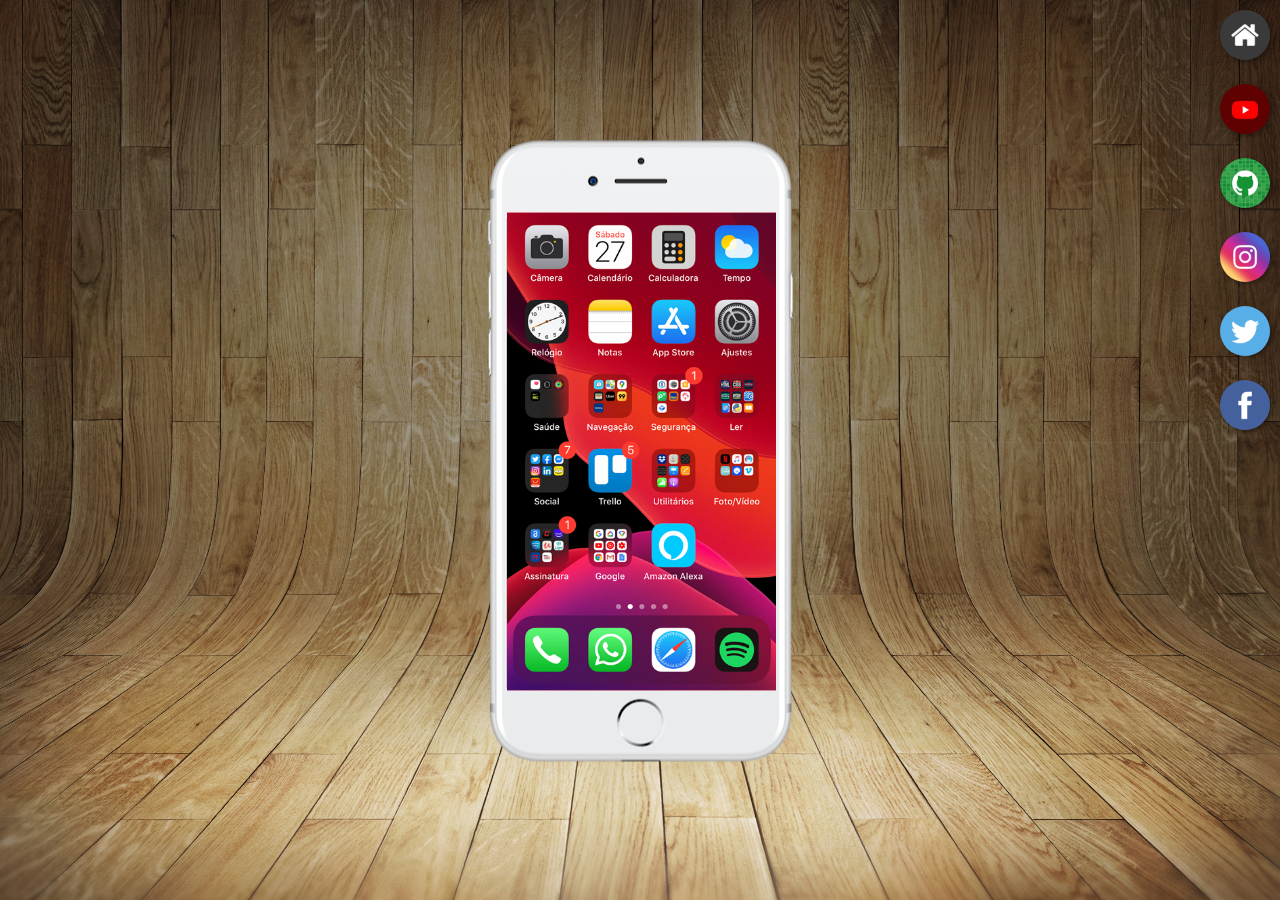
<file: index.html>
<!DOCTYPE html>
<html lang="pt-br">
<head>
    <meta charset="UTF-8">
    <meta name="viewport" content="width=device-width, initial-scale=1.0">
    <title>Projeto Redes Sociais</title>
    <link rel="shortcut icon" href="favicon.ico" type="image/x-icon">
    <link rel="stylesheet" href="estilos/style.css">
</head>
<body>
    <main>
        <section id="telefone">
            <iframe src="home.html" name="tela" id="tela" frameborder="0">Seu navegador não é compatível com isso!</iframe>
        </section>
        <section id="redes-sociais">
            <a href="home.html" target="tela"><img src="imagens/logo-home.jpg" alt="Home"></a> <br> <!-- target="tela" = todo link que eu clicar irá carregar na tela -->
            <a href="youtube.html" target="tela"><img src="imagens/logo-youtube.jpg" alt="Youtube"></a> <br>
            <a href="github.html" target="tela"><img src="imagens/logo-github.jpg" alt="Github"></a> <br>
            <a href="instagram.html" target="tela"><img src="imagens/logo-instagram.jpg" alt="Instagram"></a> <br>
            <a href="twitter.html" target="tela"><img src="imagens/logo-twitter.jpg" alt="Twitter"></a> <br>
            <a href="facebook.html" target="tela"><img src="imagens/logo-facebook.jpg" alt="Facebook"></a> <br>
        </section>
    </main>
</body>
</html>
</file>
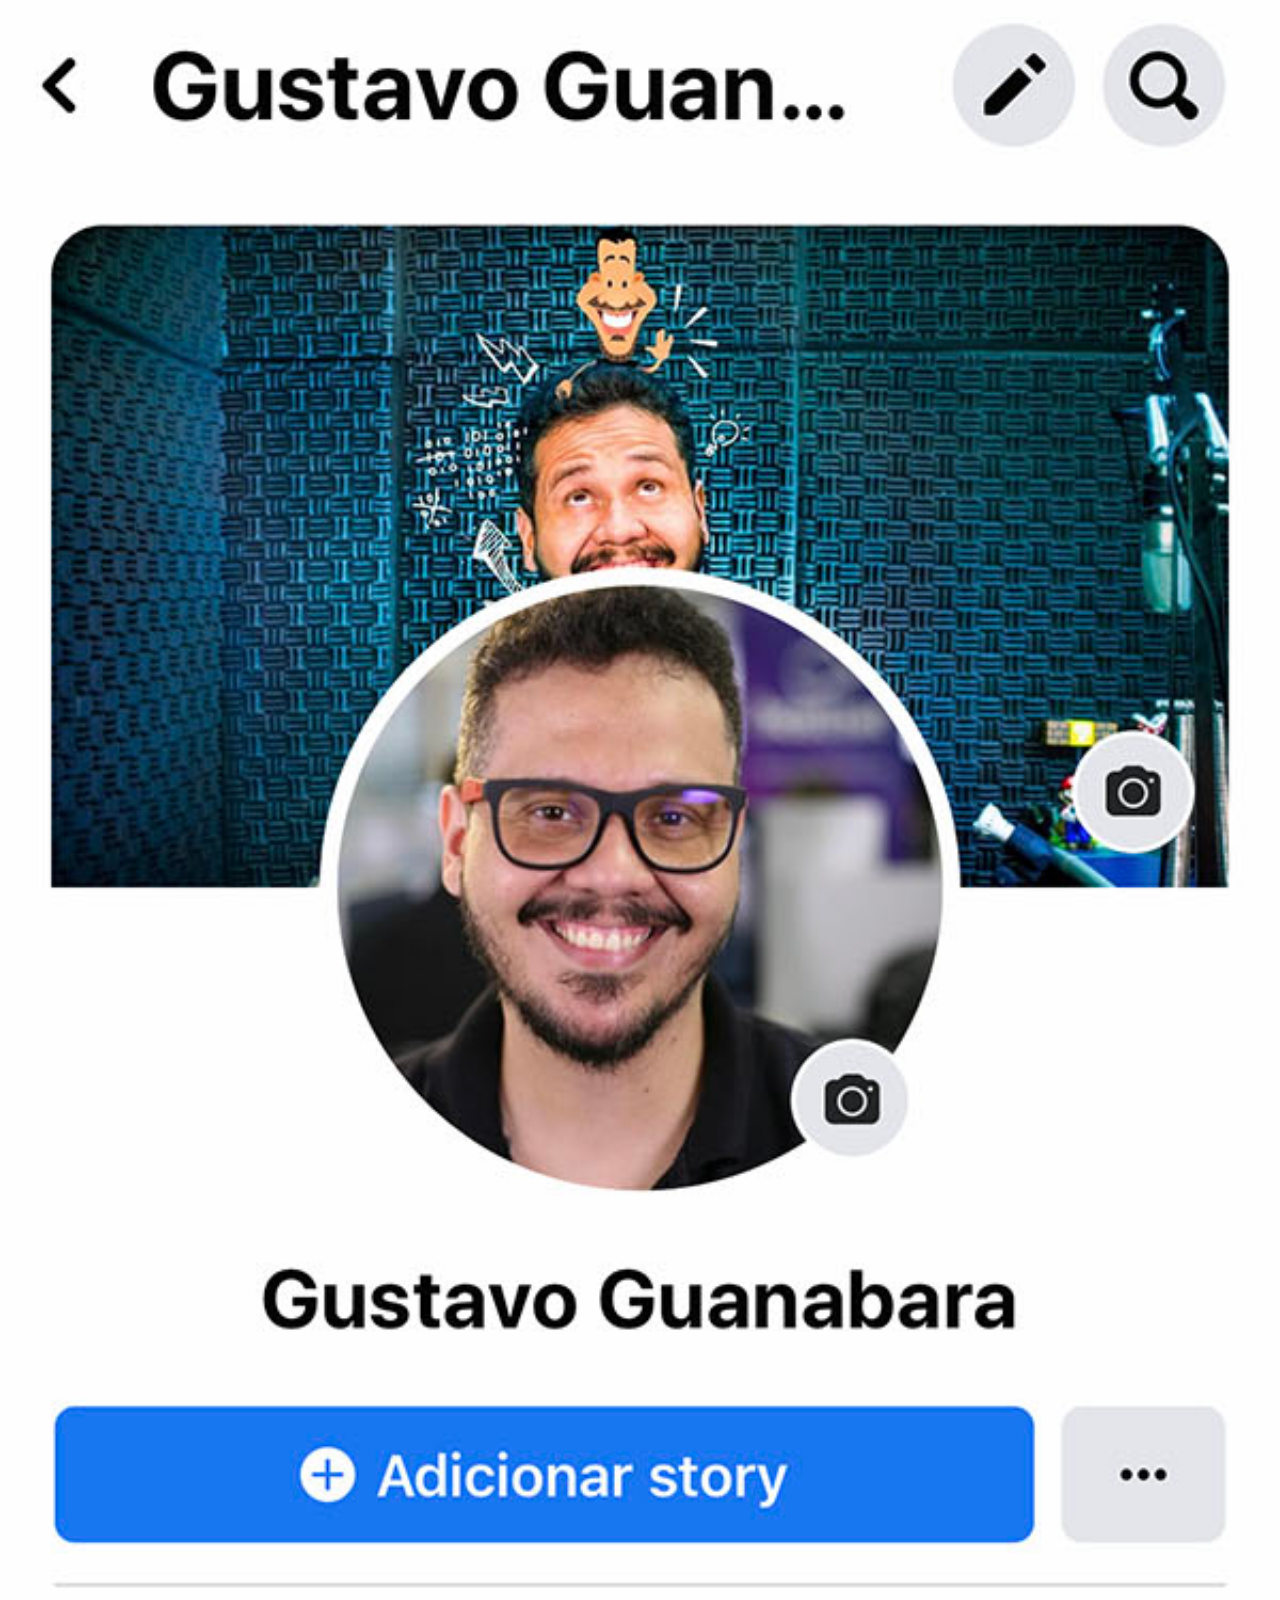
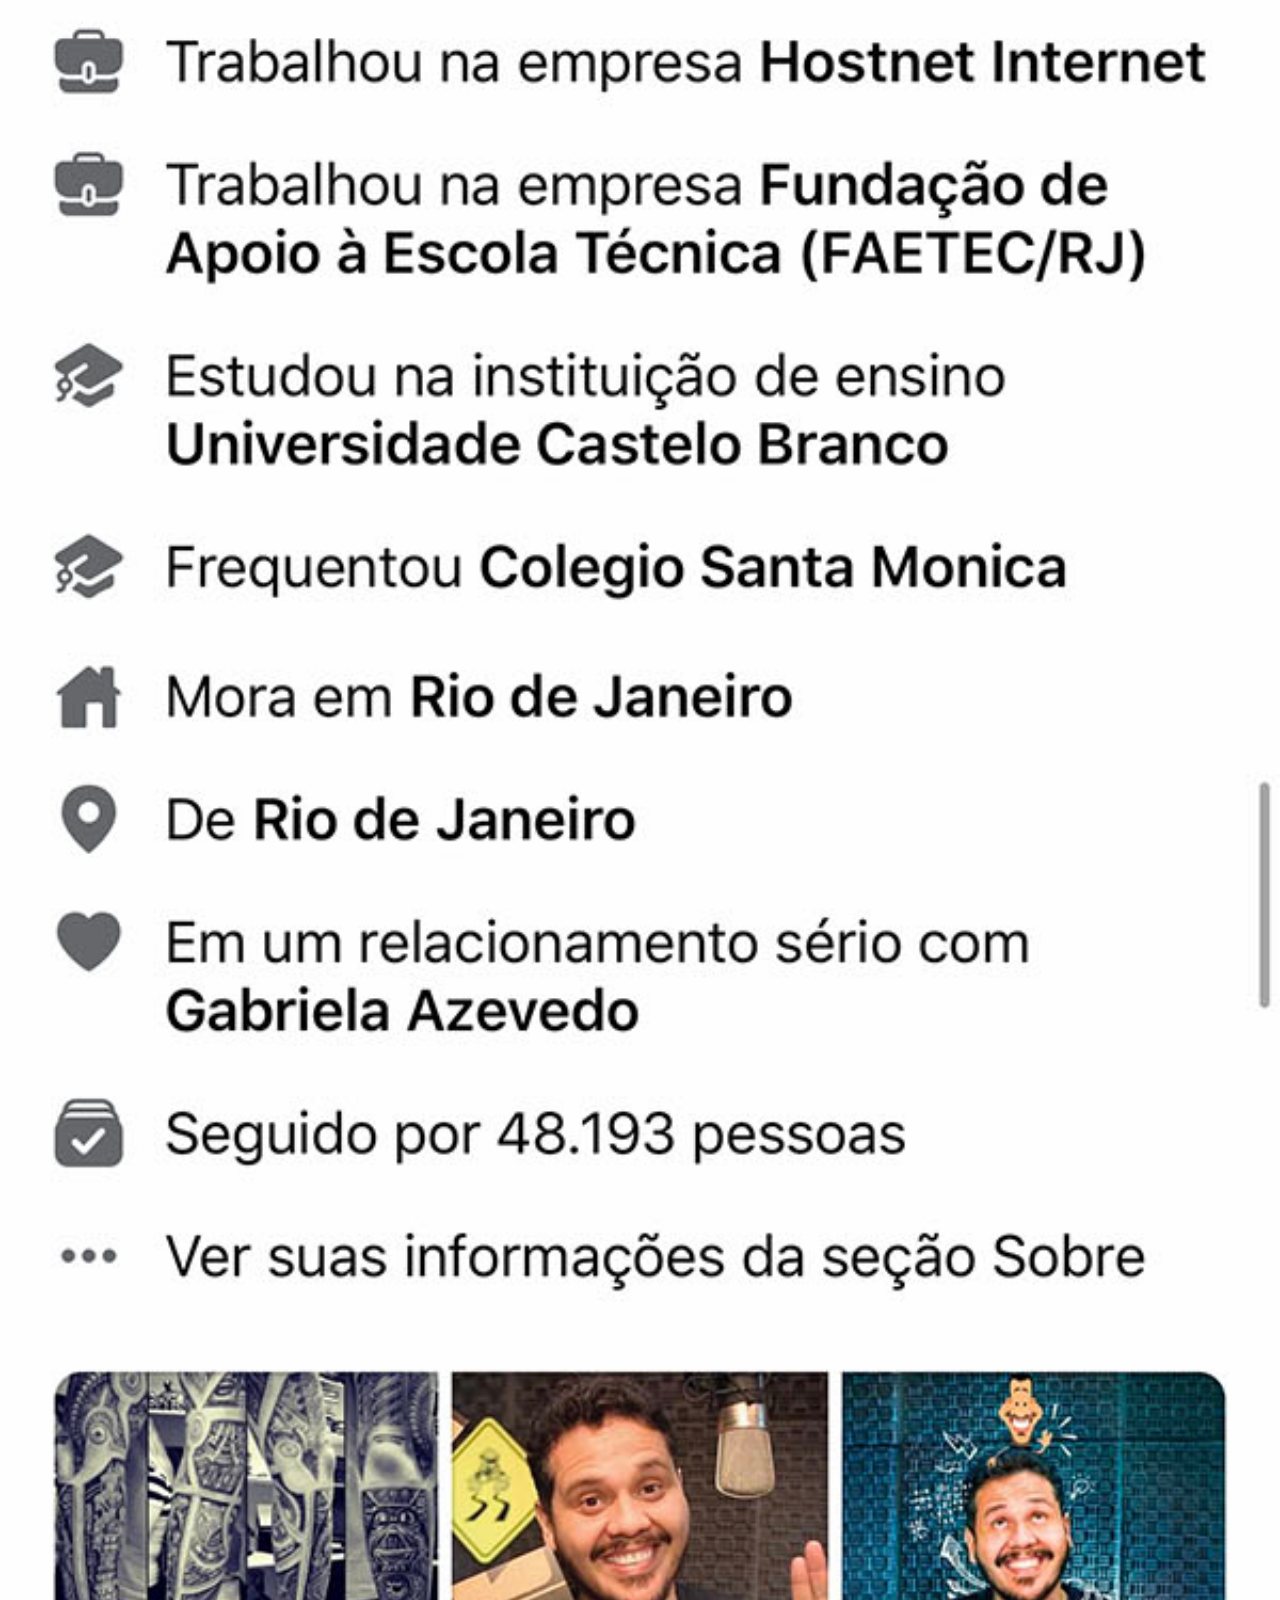
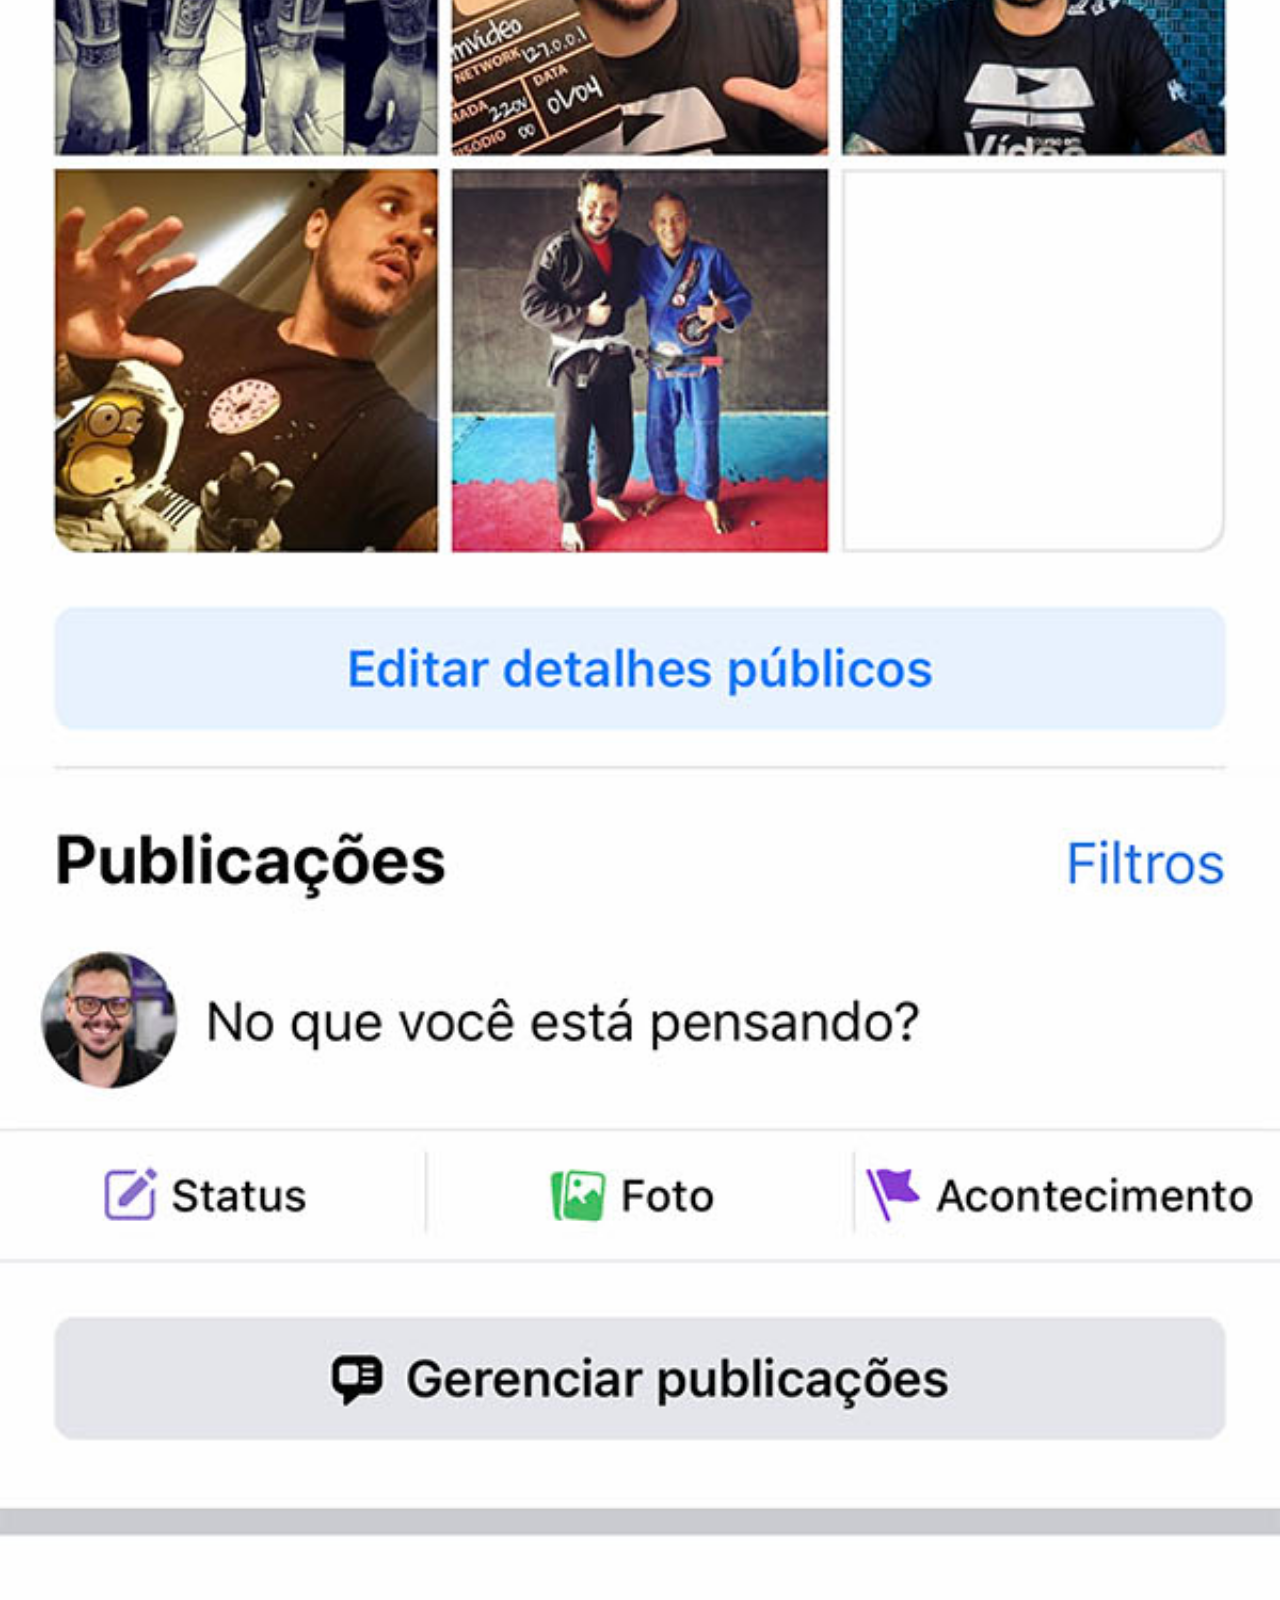
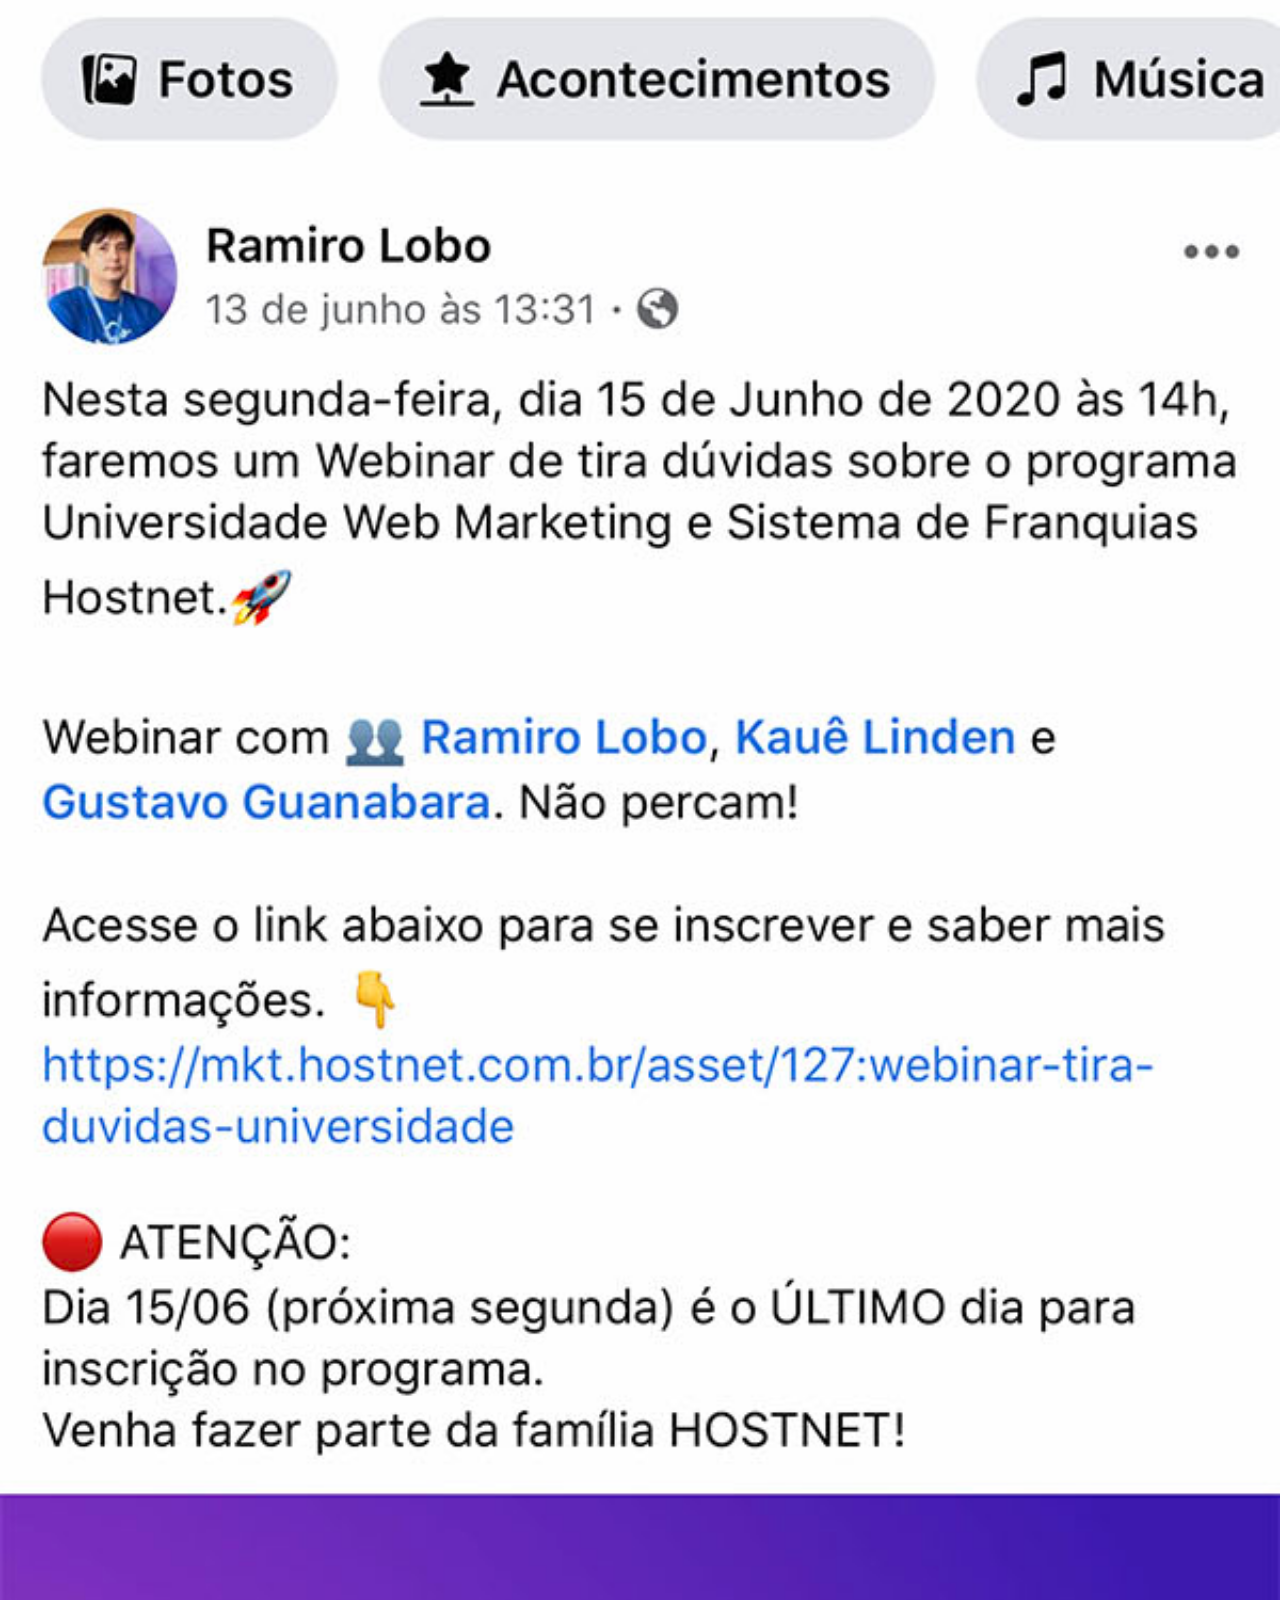
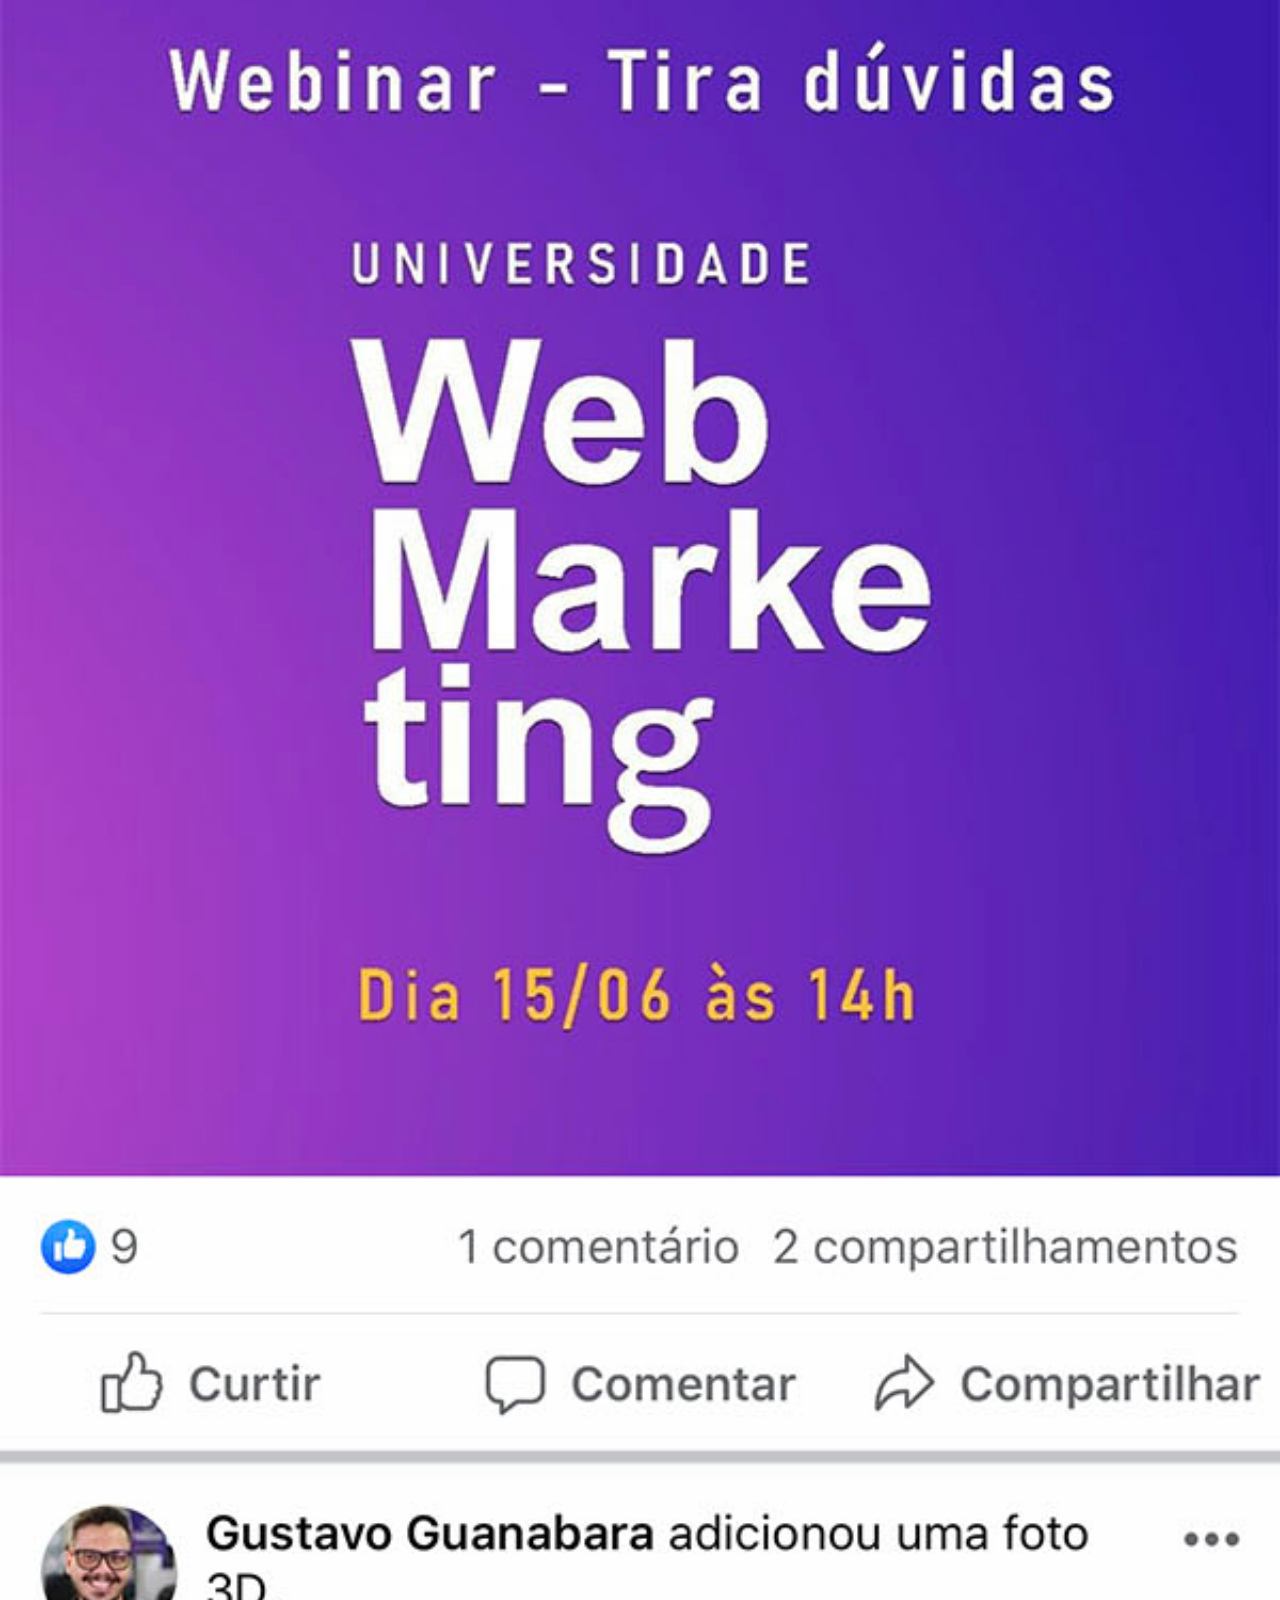
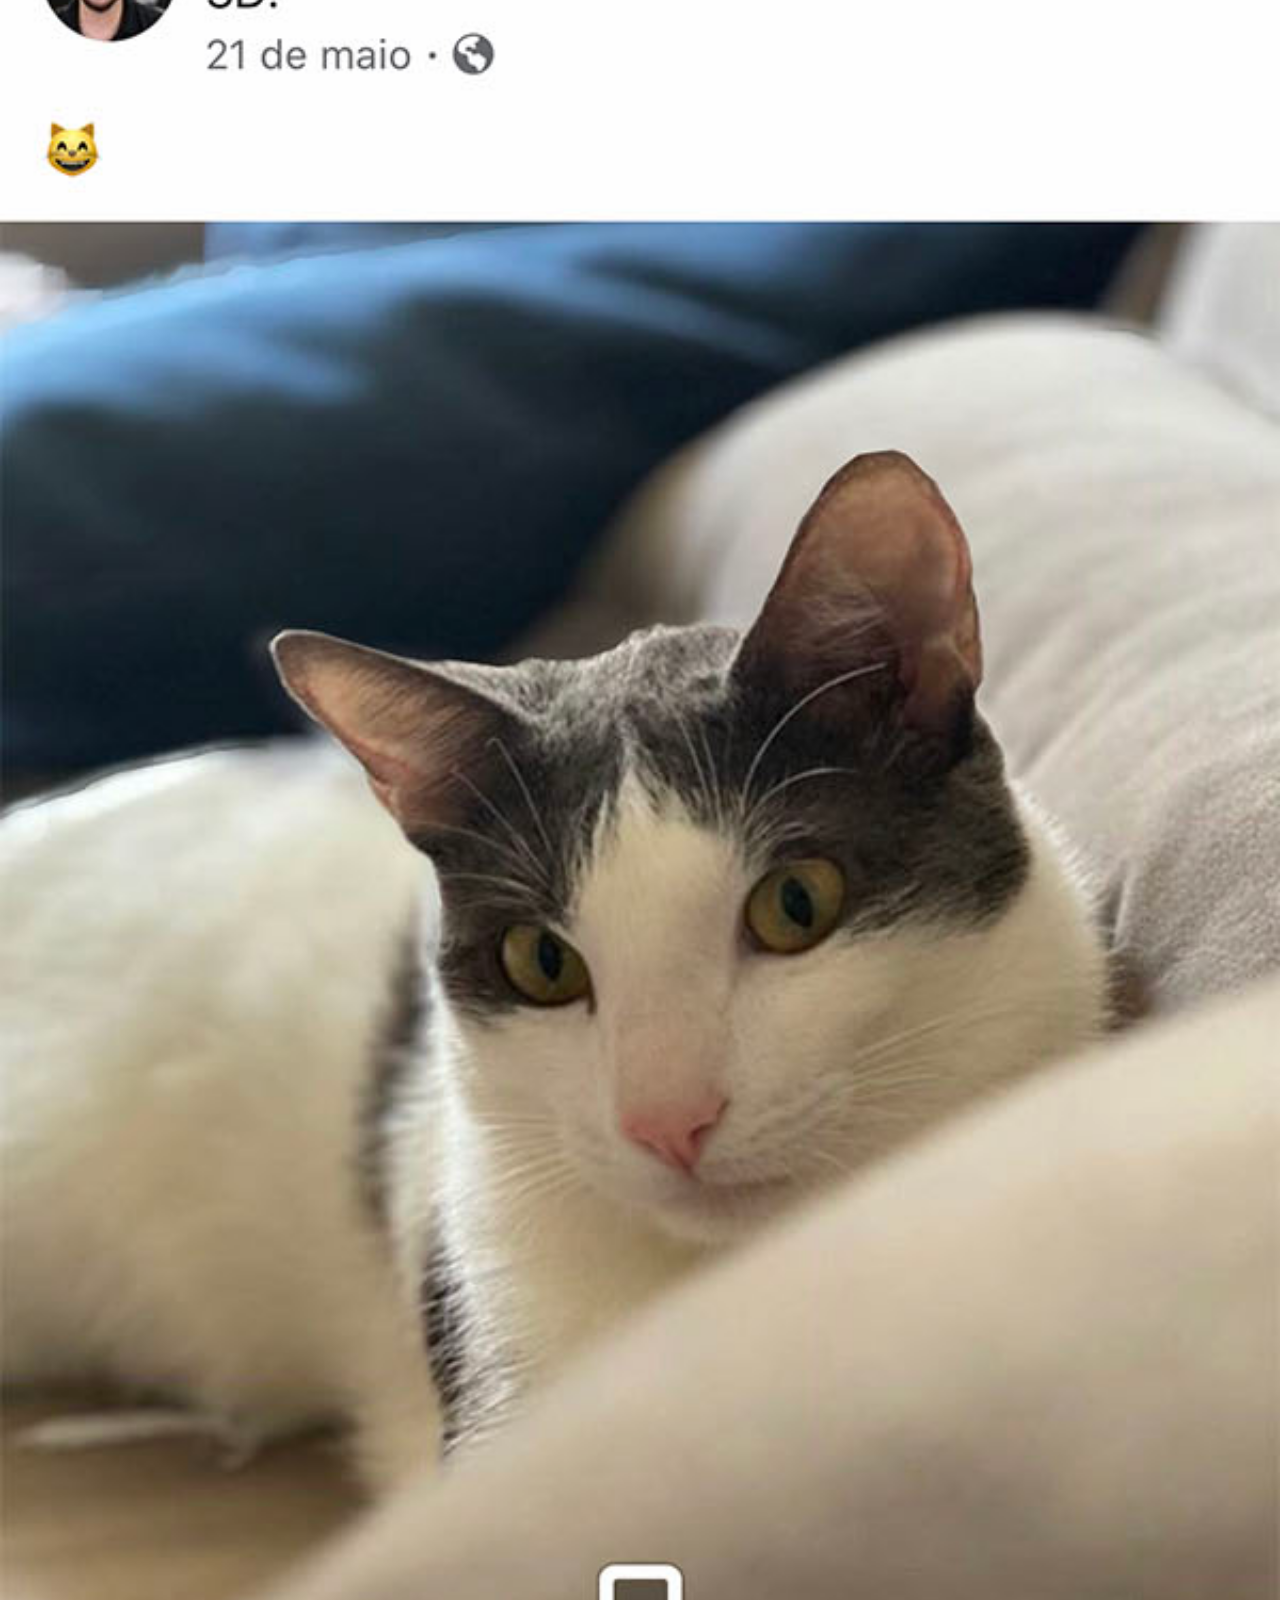
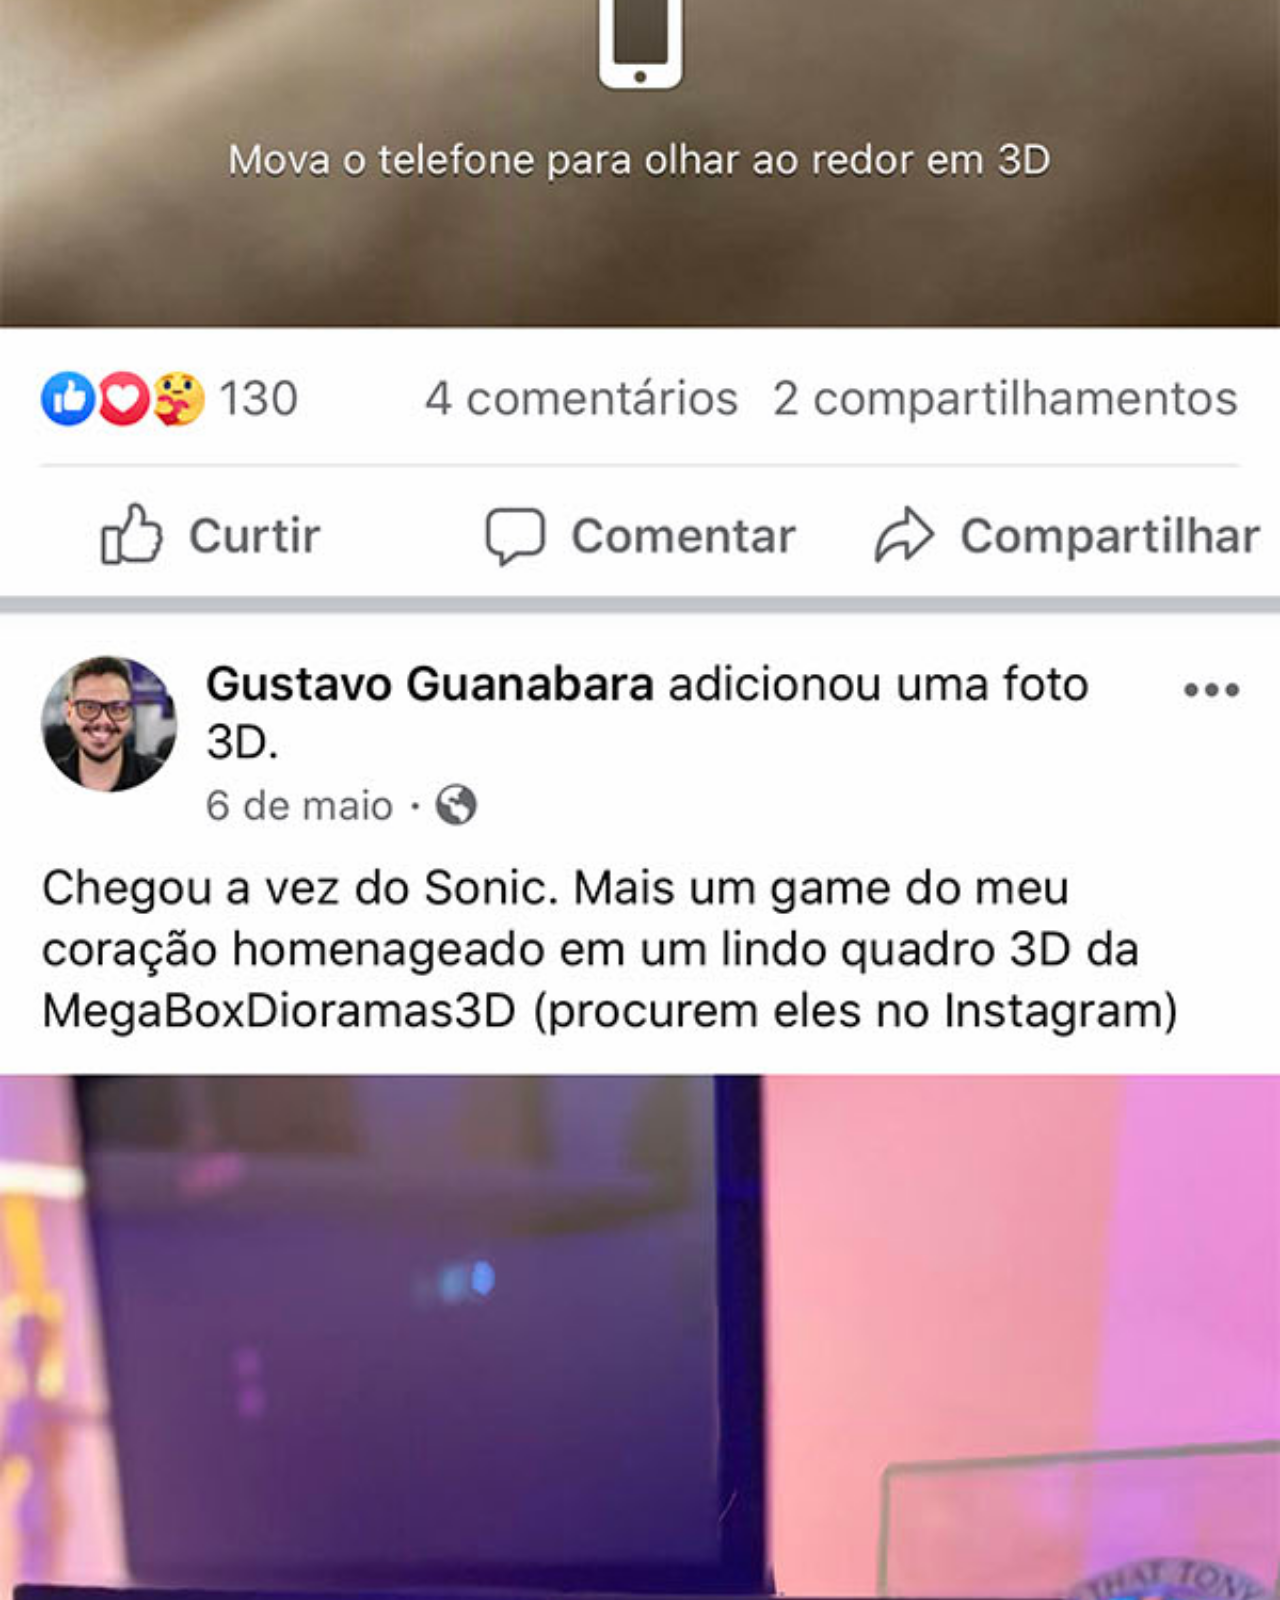
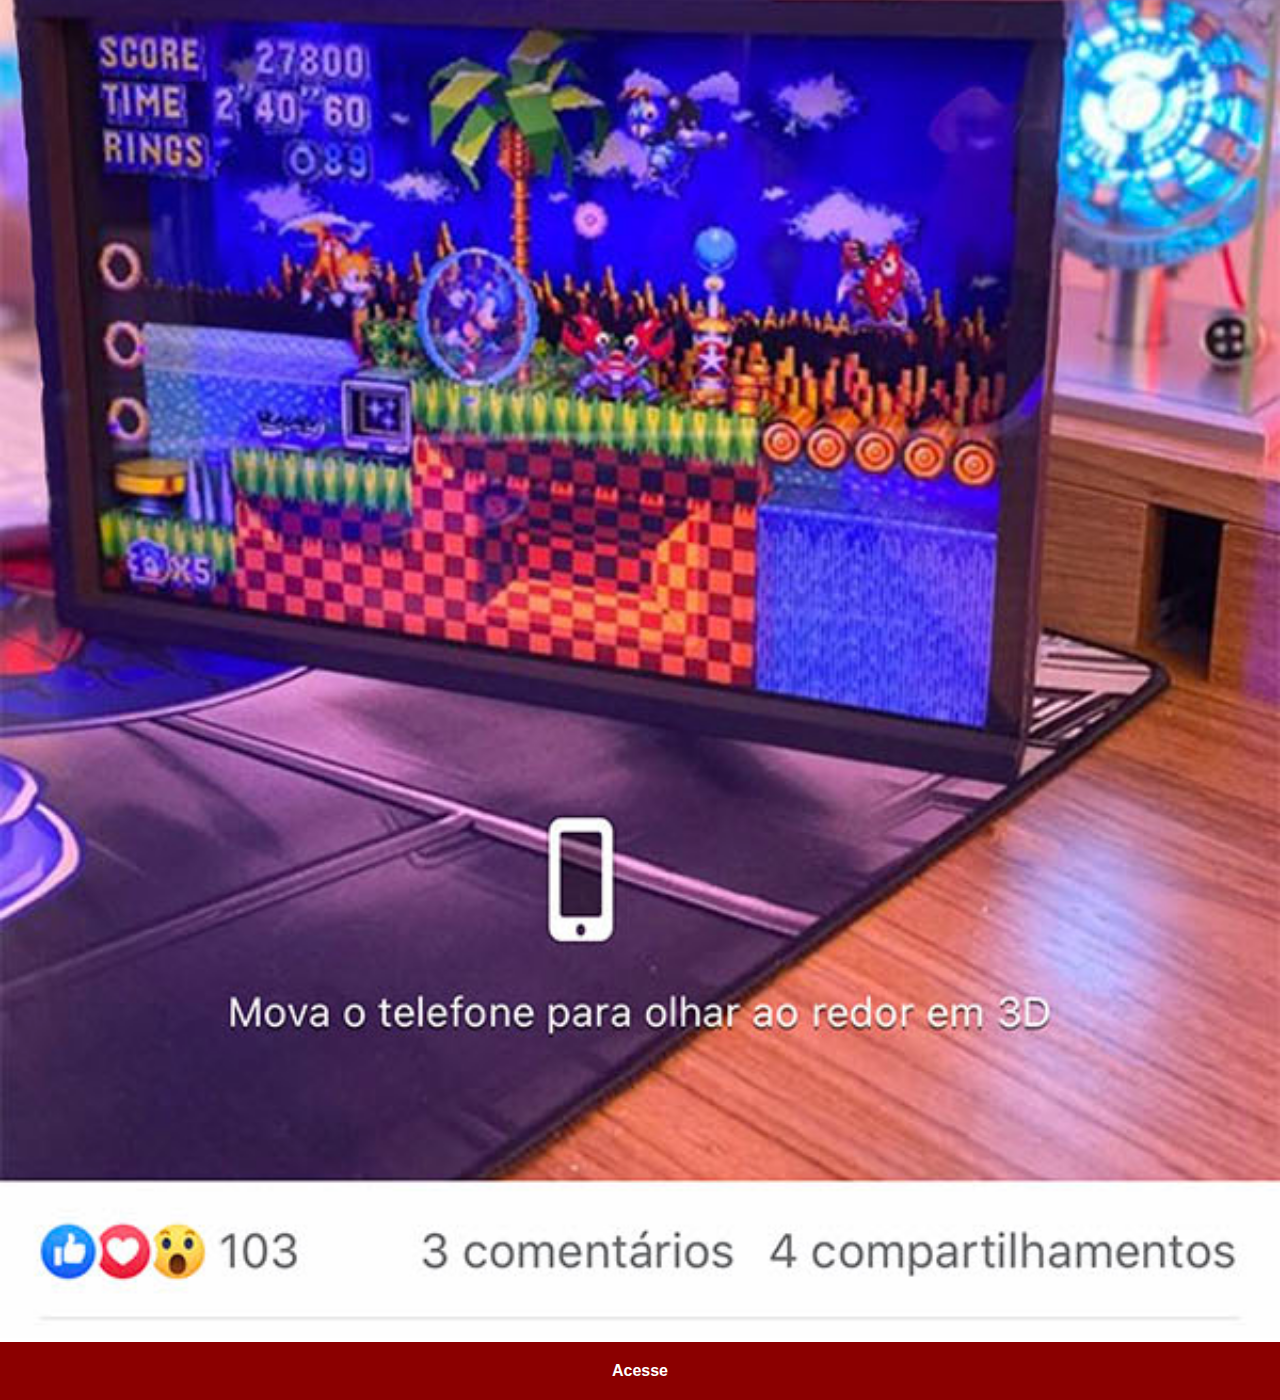
<file: facebook.html>
<!DOCTYPE html>
<html lang="pt-br">
<head>
    <meta charset="UTF-8">
    <meta name="viewport" content="width=device-width, initial-scale=1.0">
    <title>Facebook</title>
    <link rel="stylesheet" href="estilos/social.css">
</head>
<body>
    <img src="imagens/tela-facebook.jpg" alt="Facebook">
    <a href="#">Acesse</a>
</body>
</html>
</file>
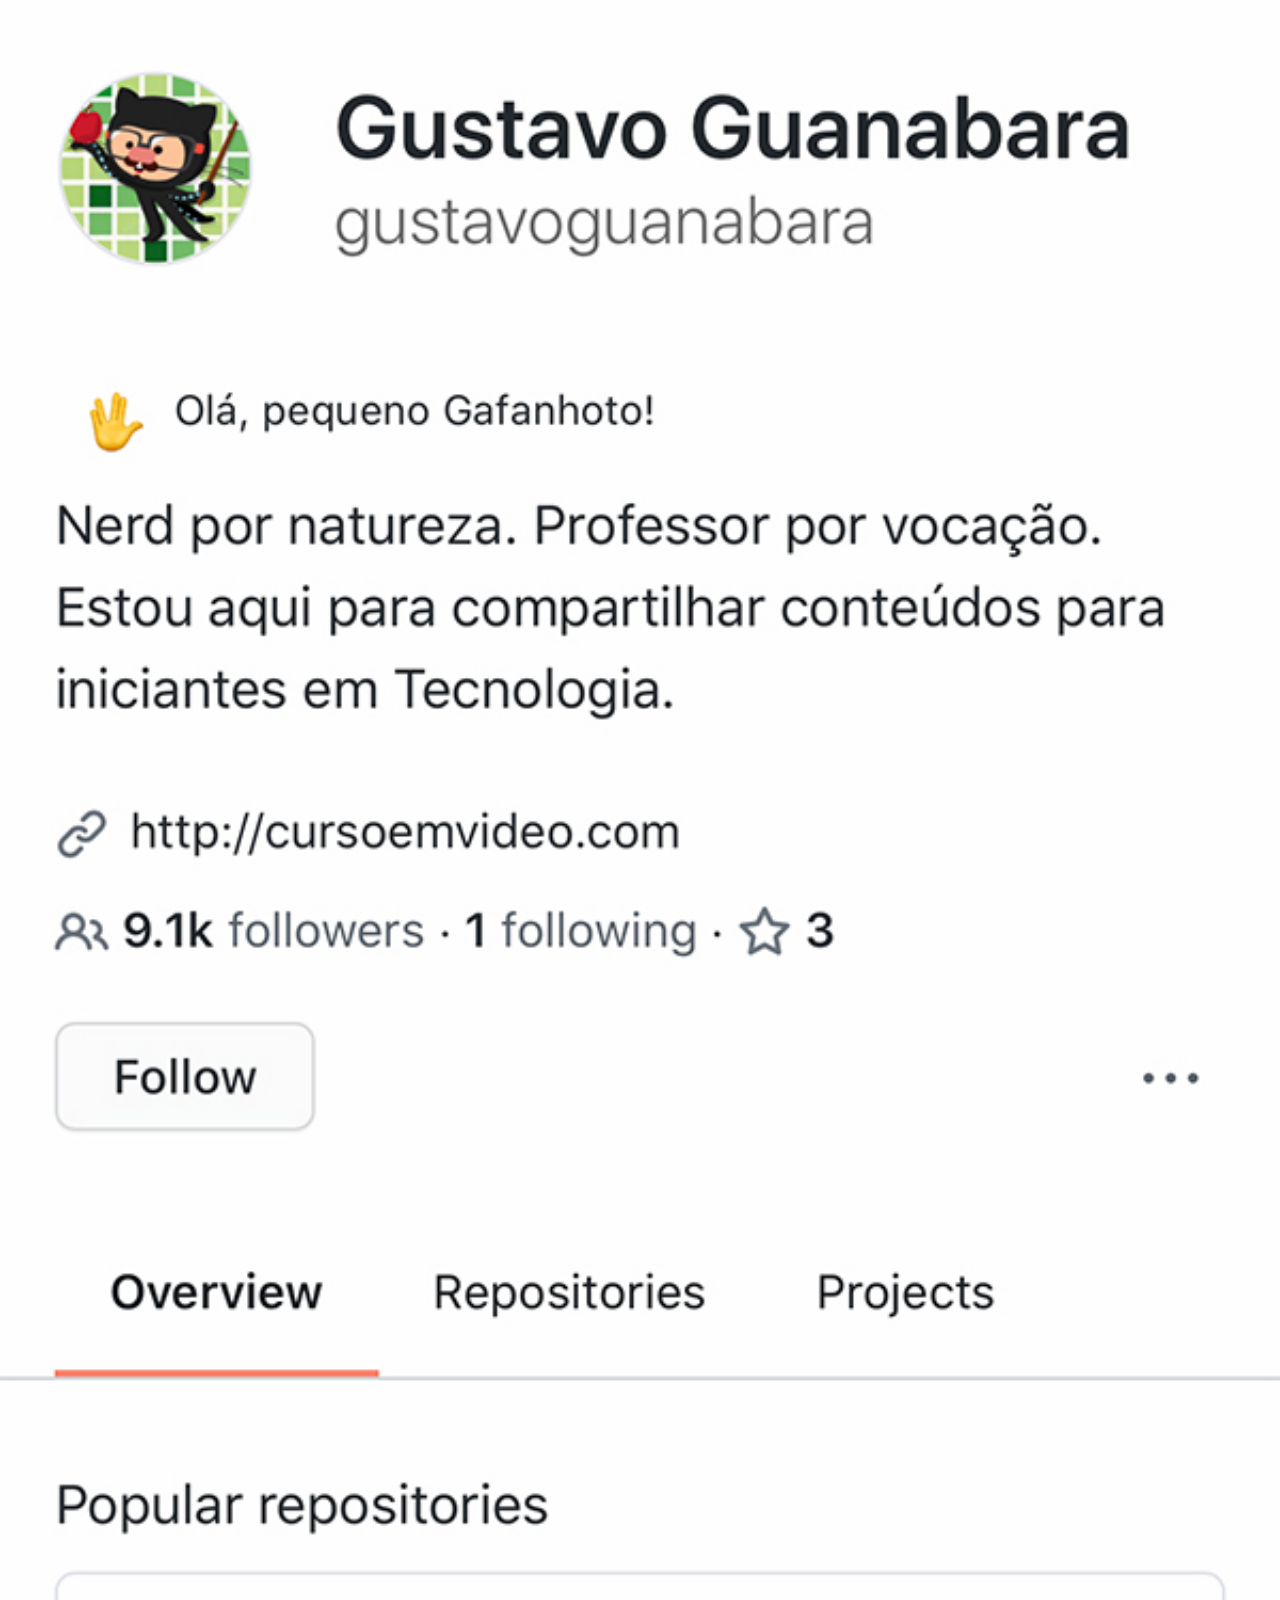
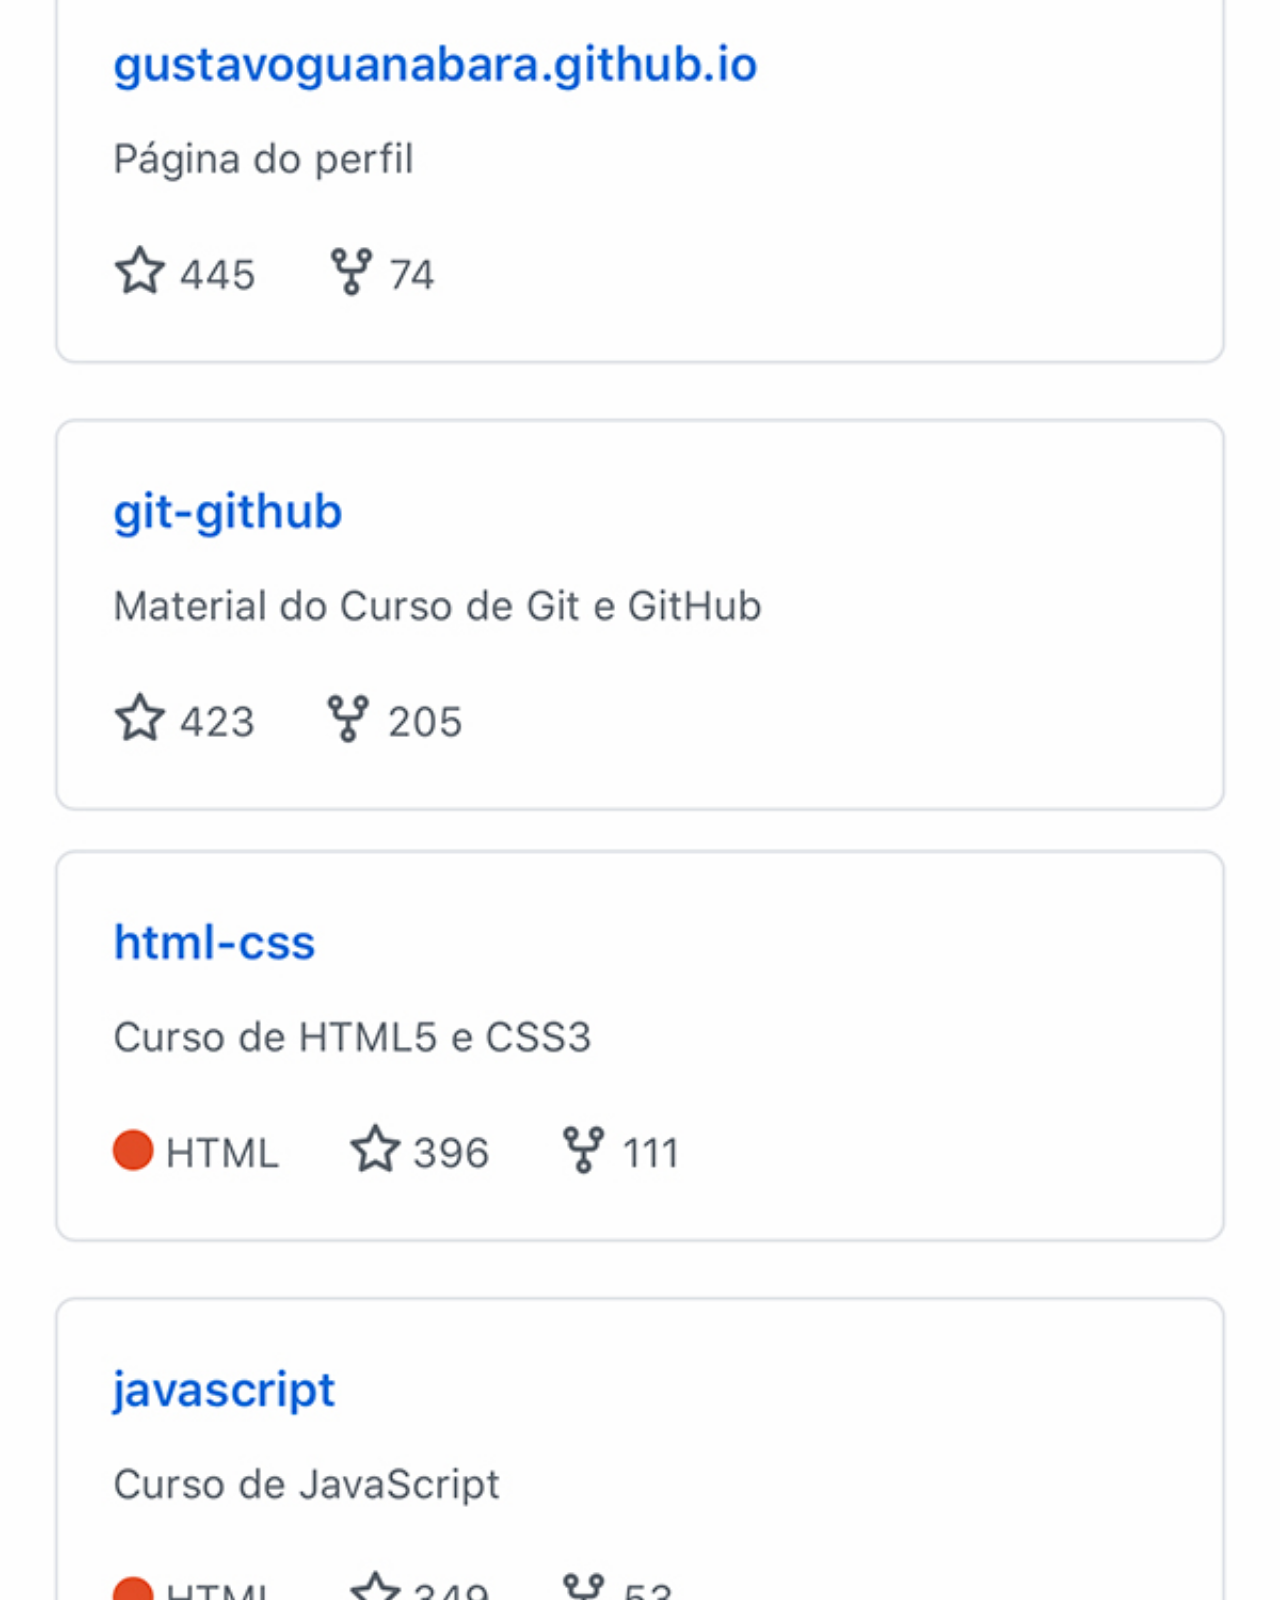
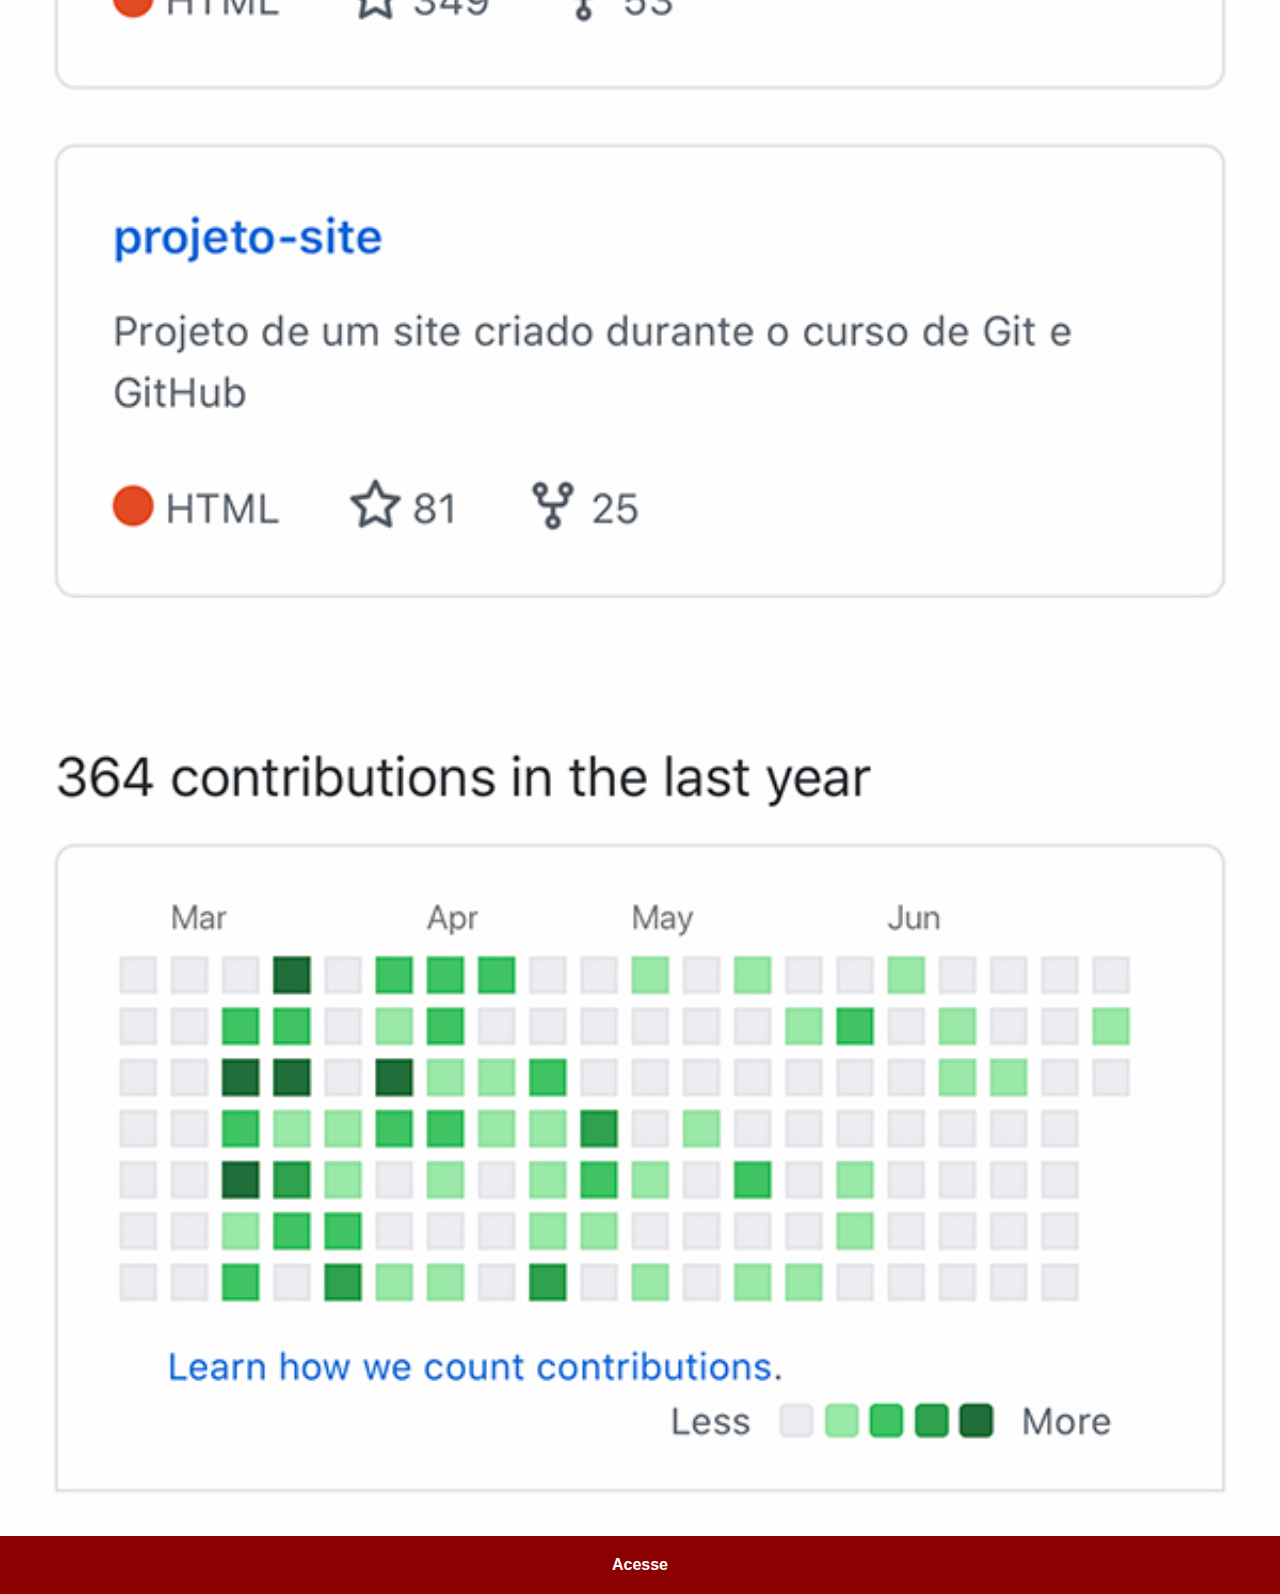
<file: github.html>
<!DOCTYPE html>
<html lang="pt-br">
<head>
    <meta charset="UTF-8">
    <meta name="viewport" content="width=device-width, initial-scale=1.0">
    <title>Github</title>
    <link rel="stylesheet" href="estilos/social.css">
</head>
<body>
    <img src="imagens/tela-github.jpg" alt="Github">
    <a href="https://github.com/gustavoguanabara" target="_blank">Acesse</a>
</body>
</html>
</file>
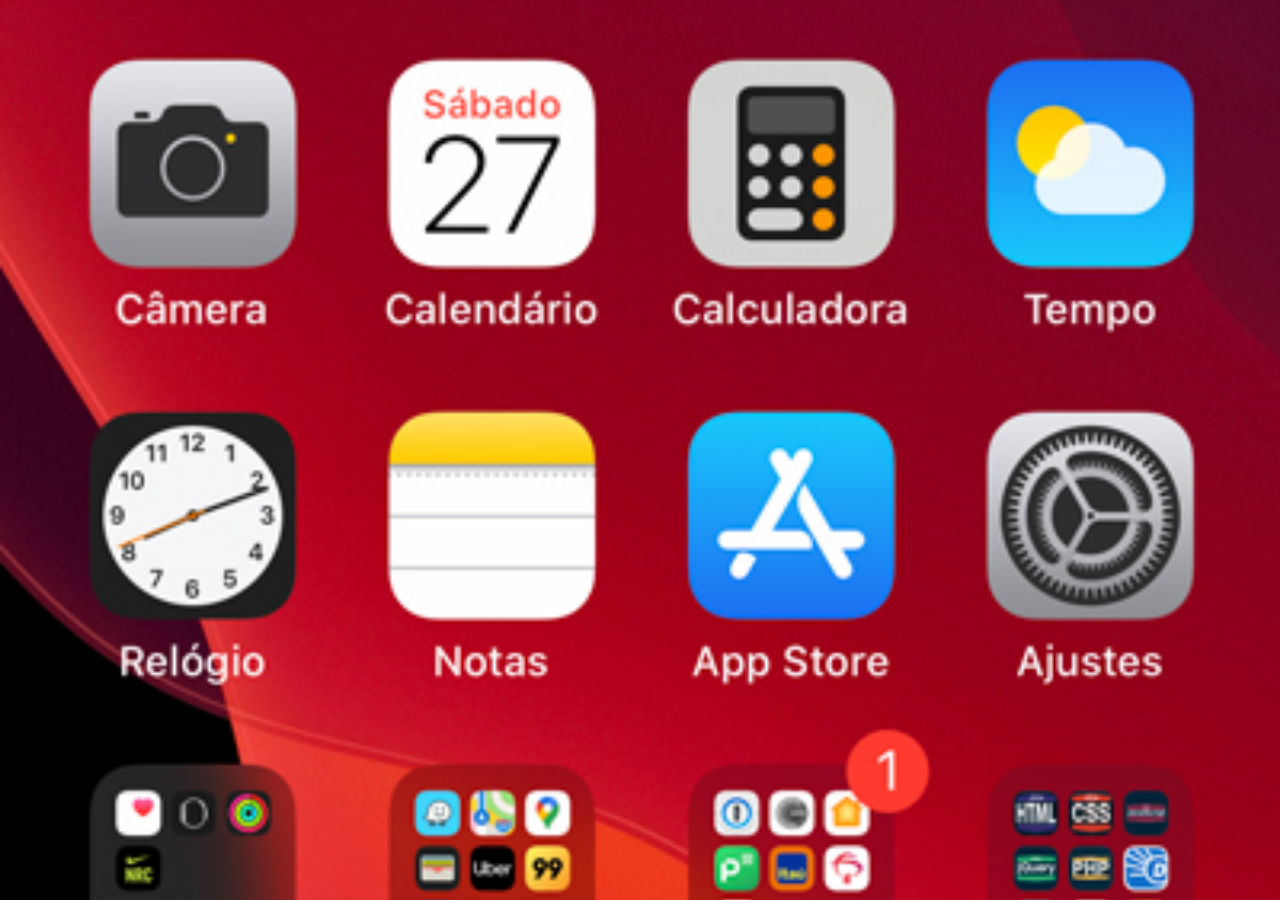
<file: home.html>
<!DOCTYPE html>
<html lang="pt-br">
<head>
    <meta charset="UTF-8">
    <meta name="viewport" content="width=device-width, initial-scale=1.0">
    <title>Home</title>
</head>
<style>
    * {
        margin: 0px;
        padding: 0px;
        box-sizing: border-box;
    }

    body {
        background: red url(imagens/tela-home.jpg) no-repeat top center;
        background-size: cover;
        background-attachment: fixed;
    }
</style>
<body>
</body>
</html>
</file>
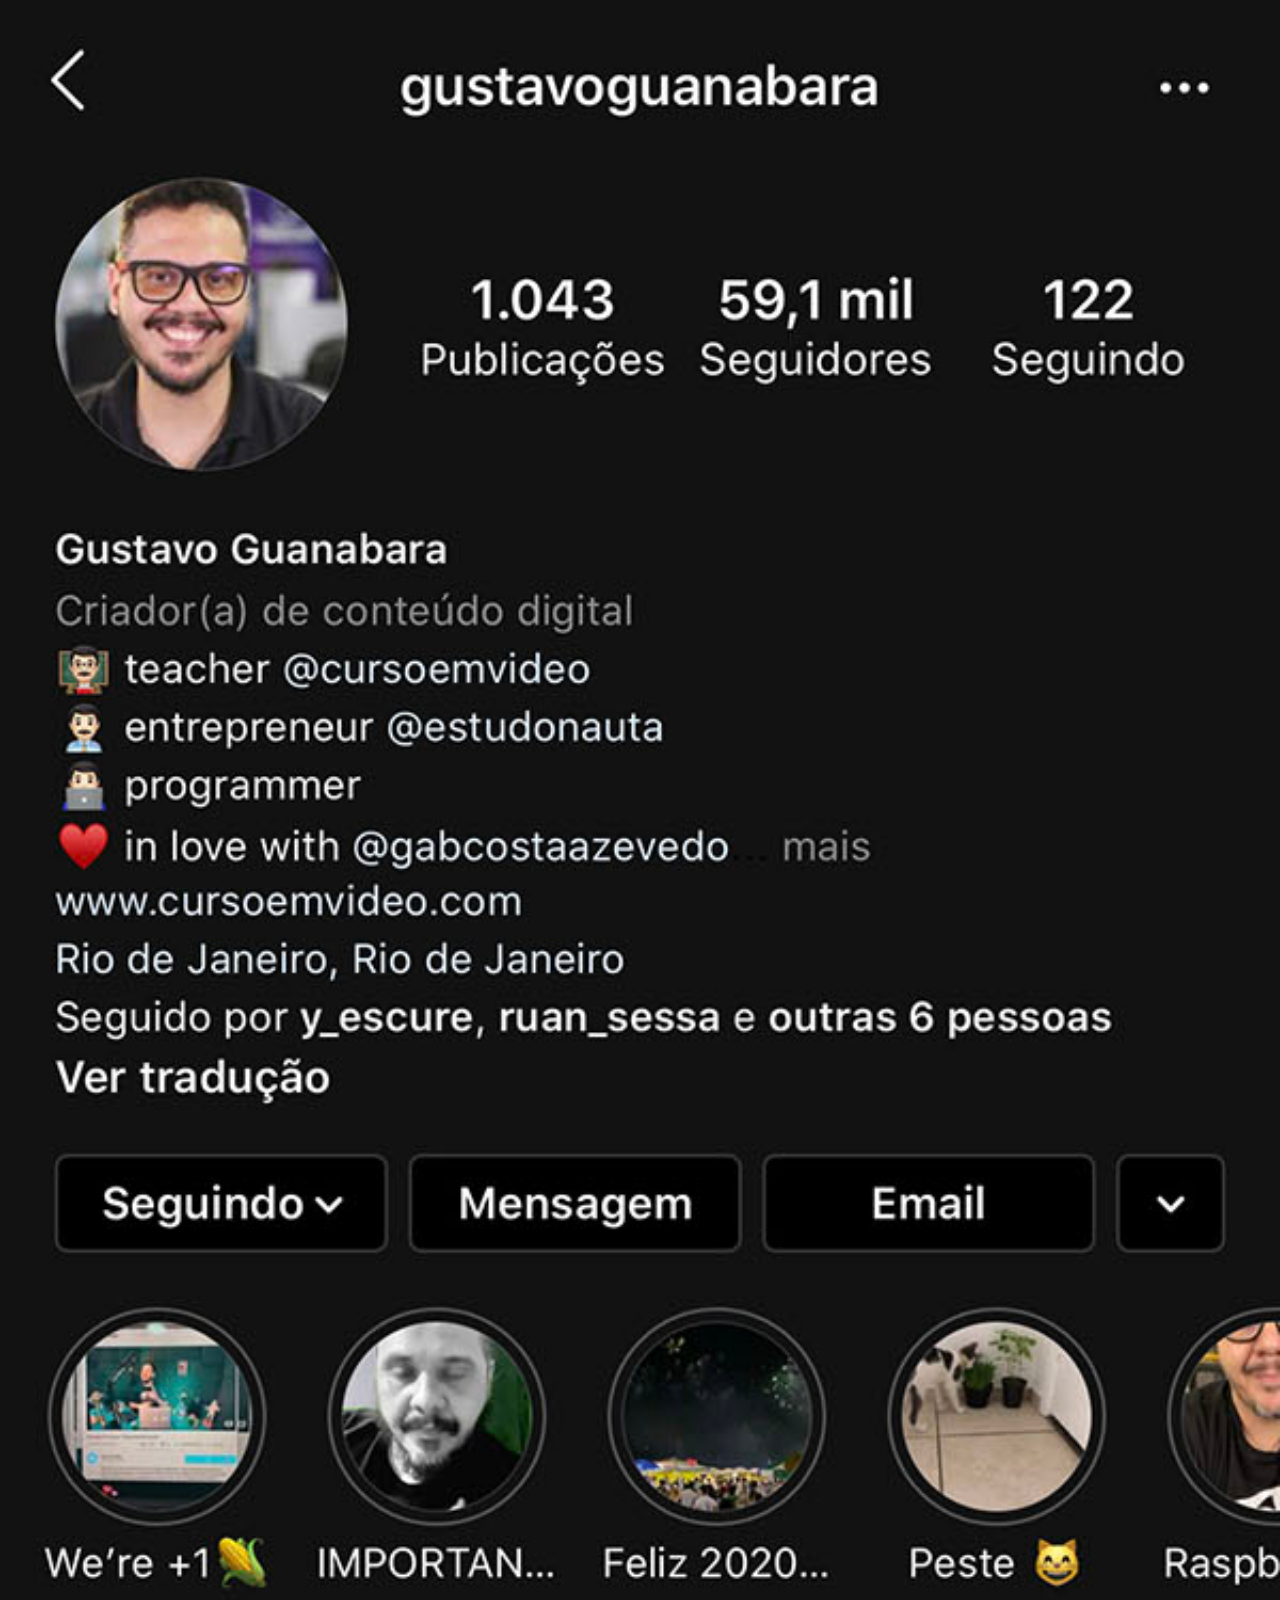
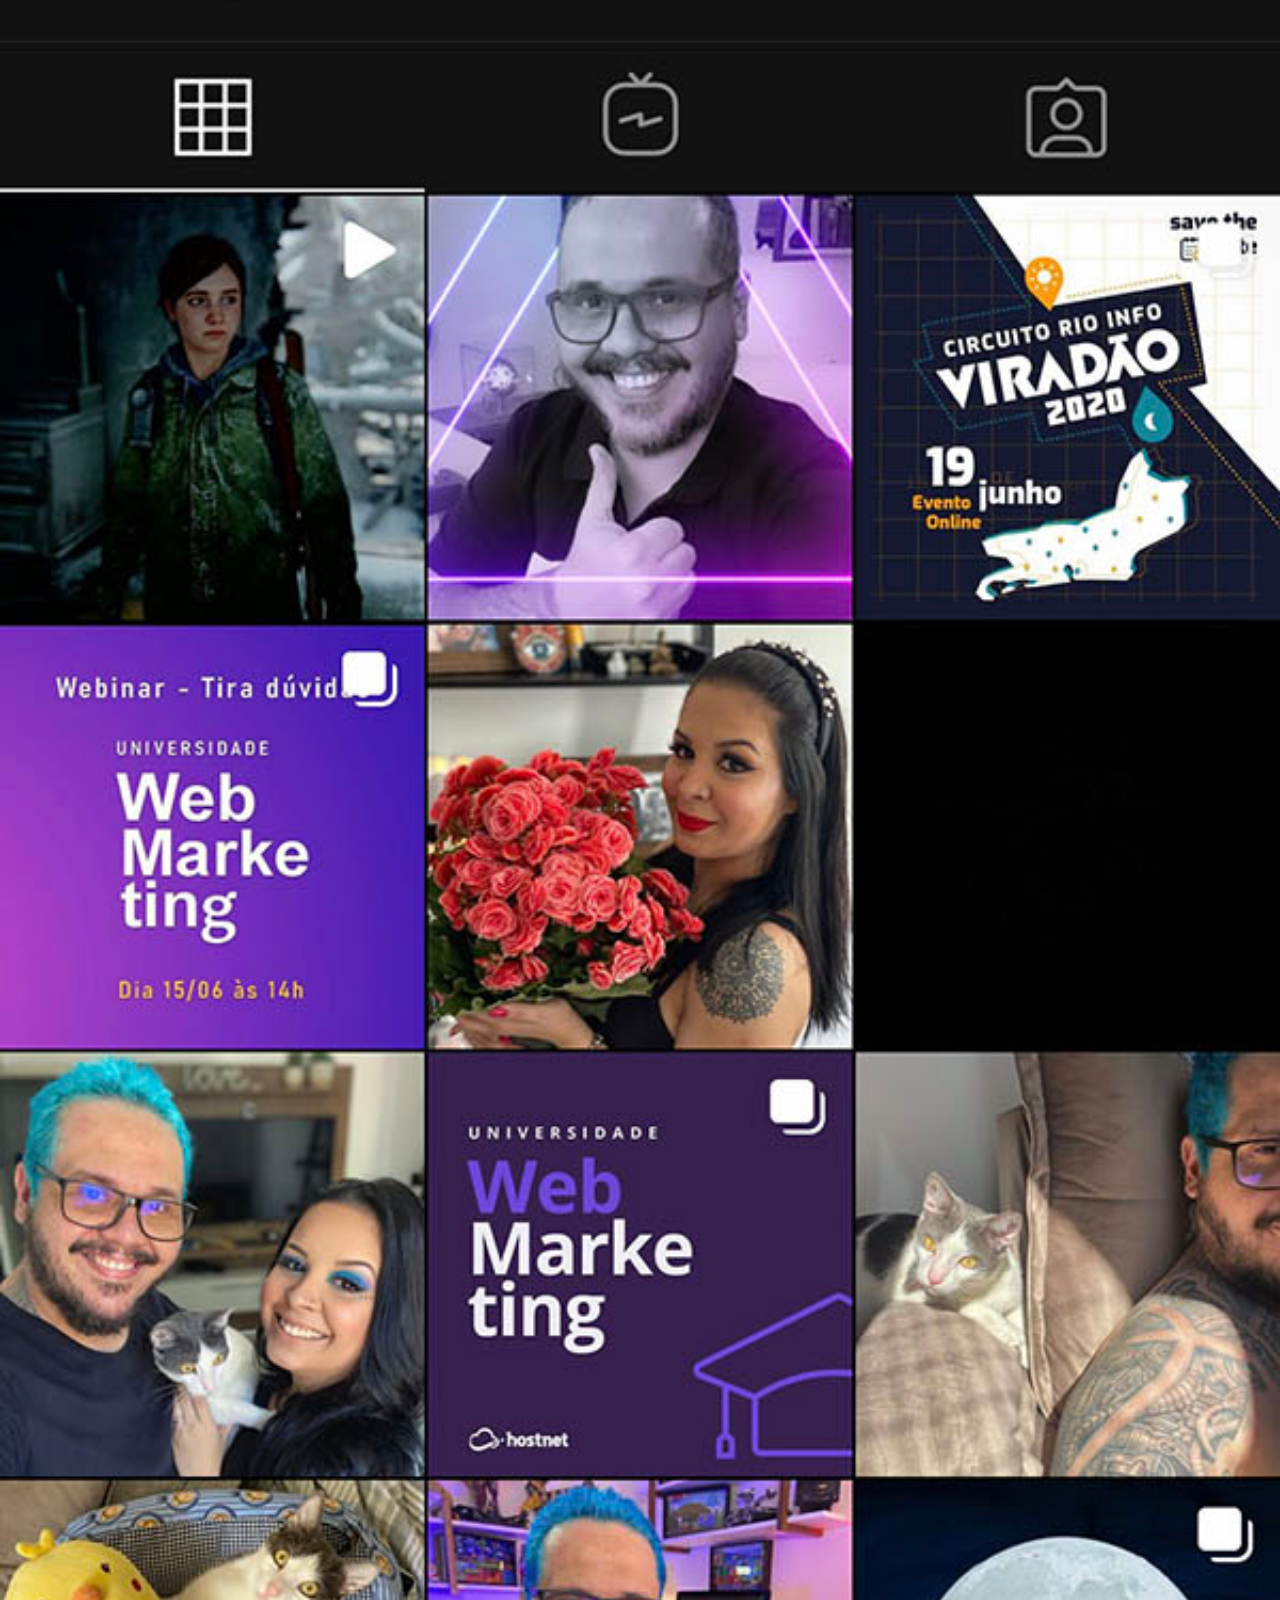
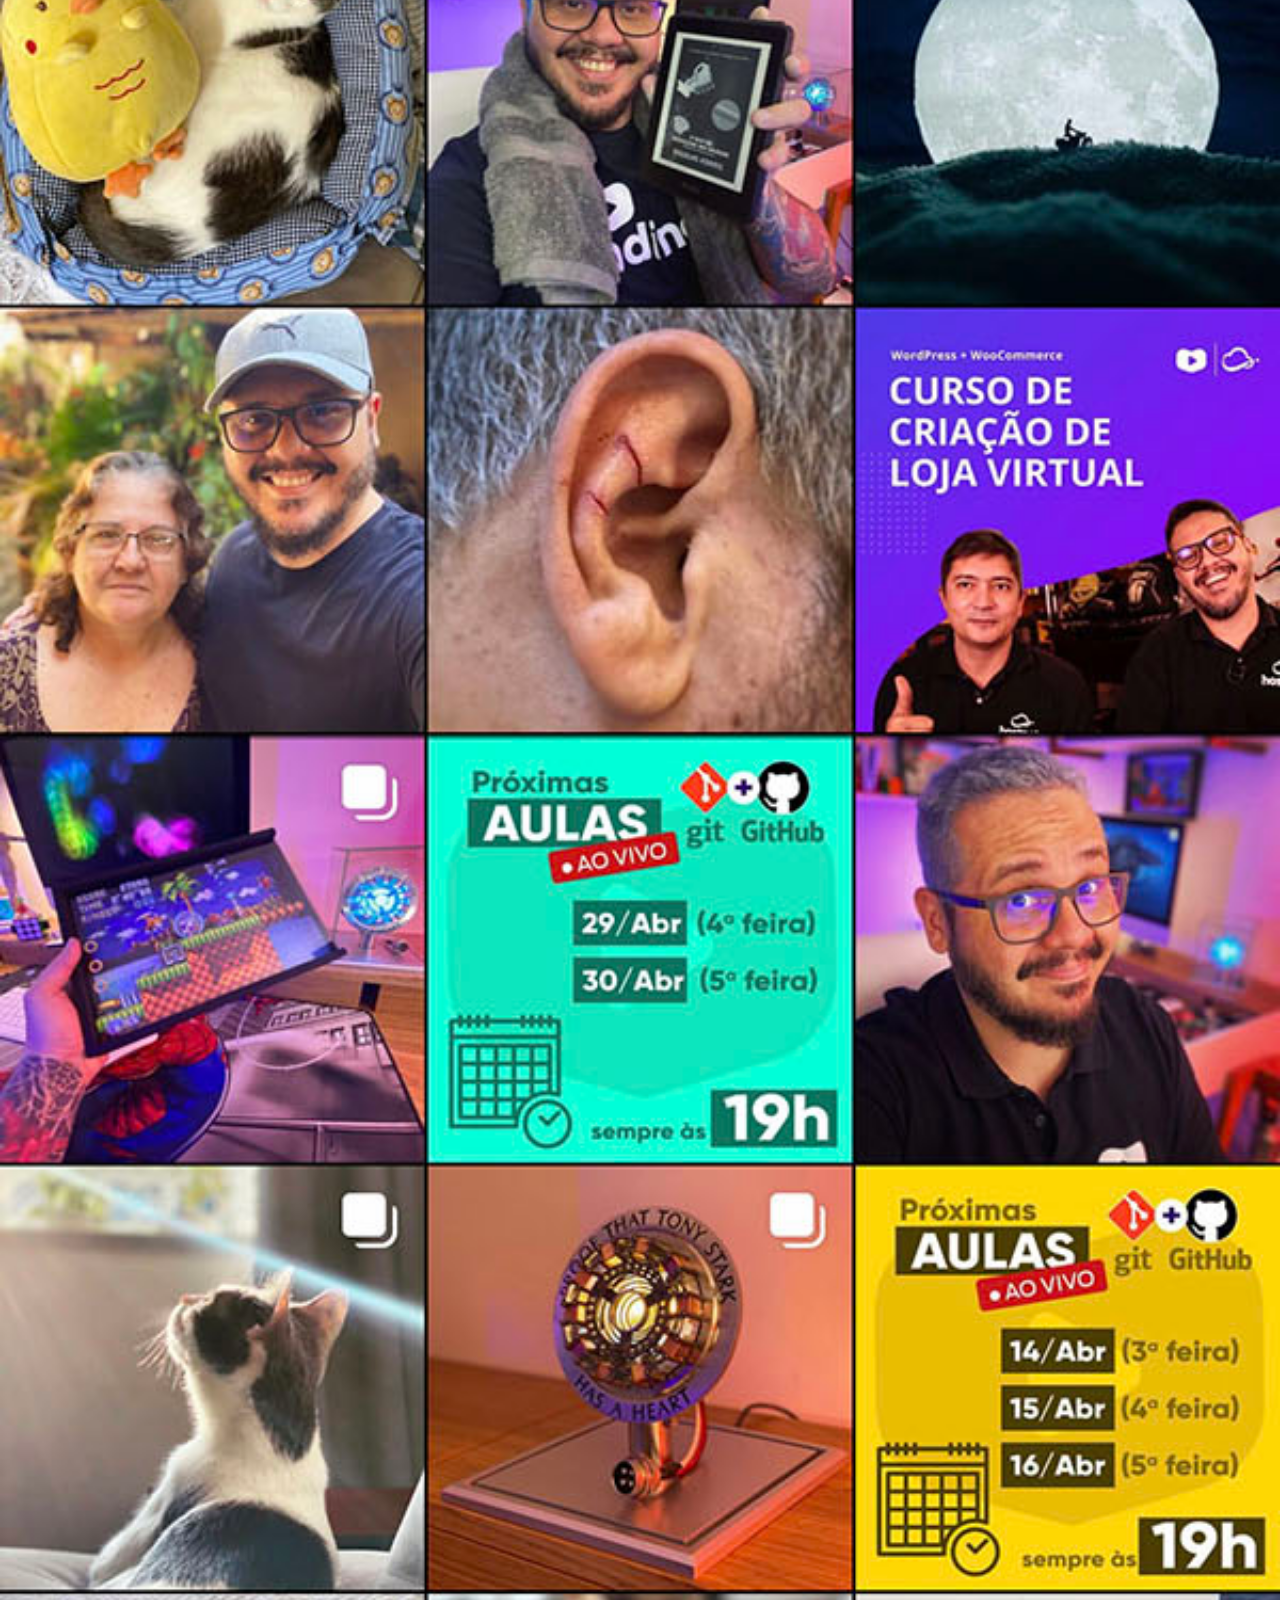
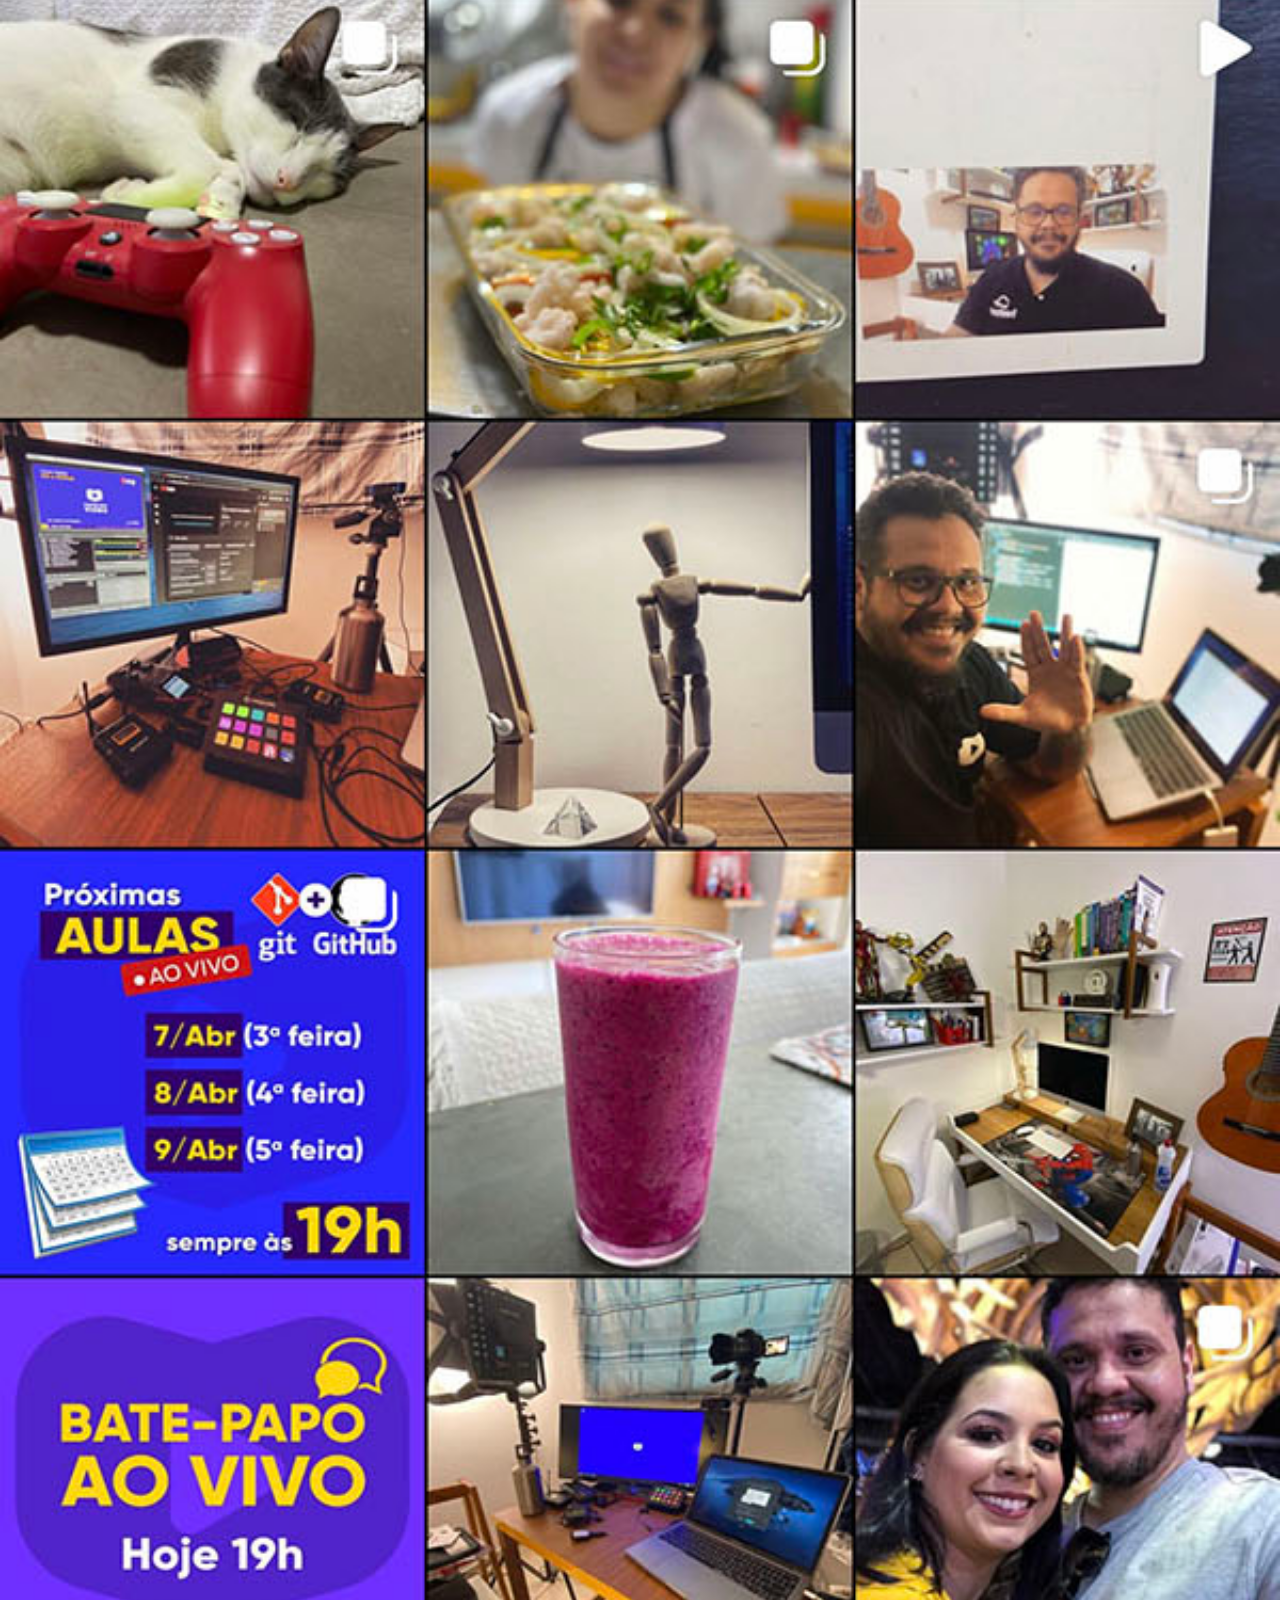
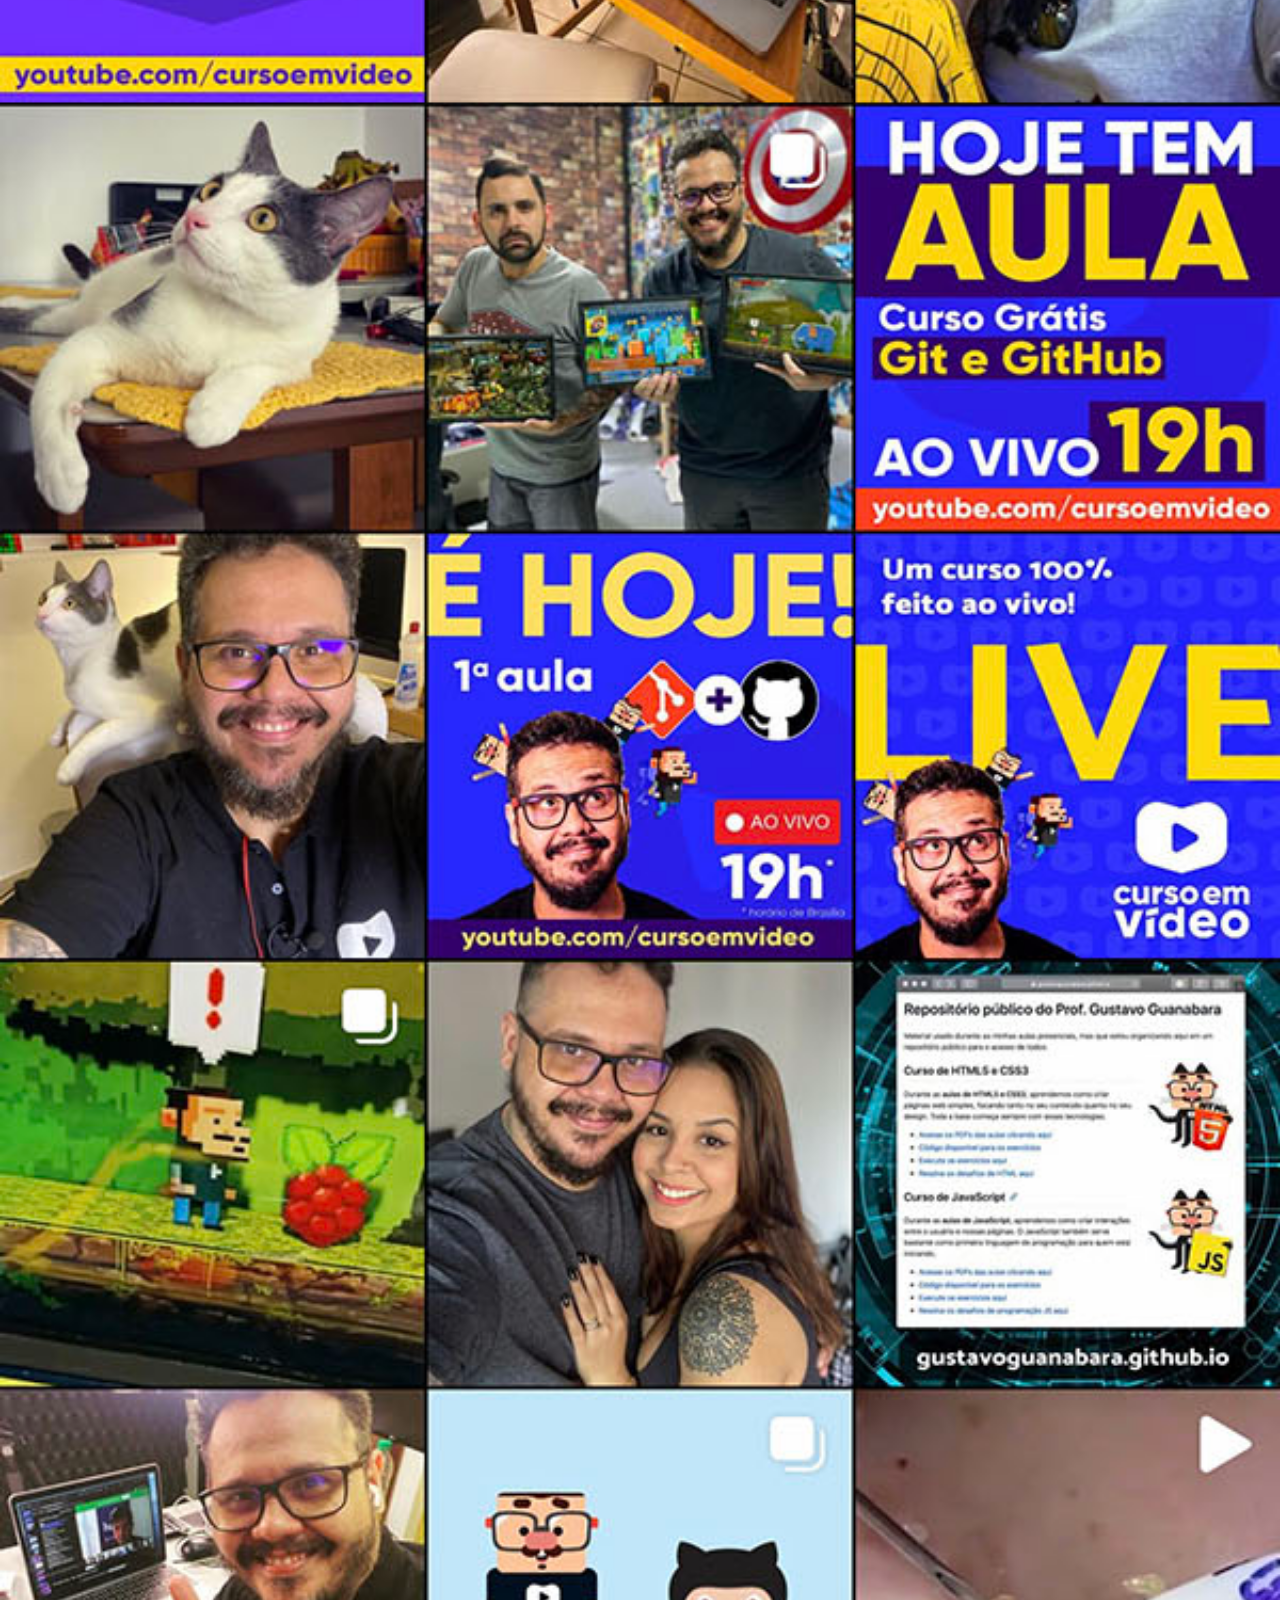
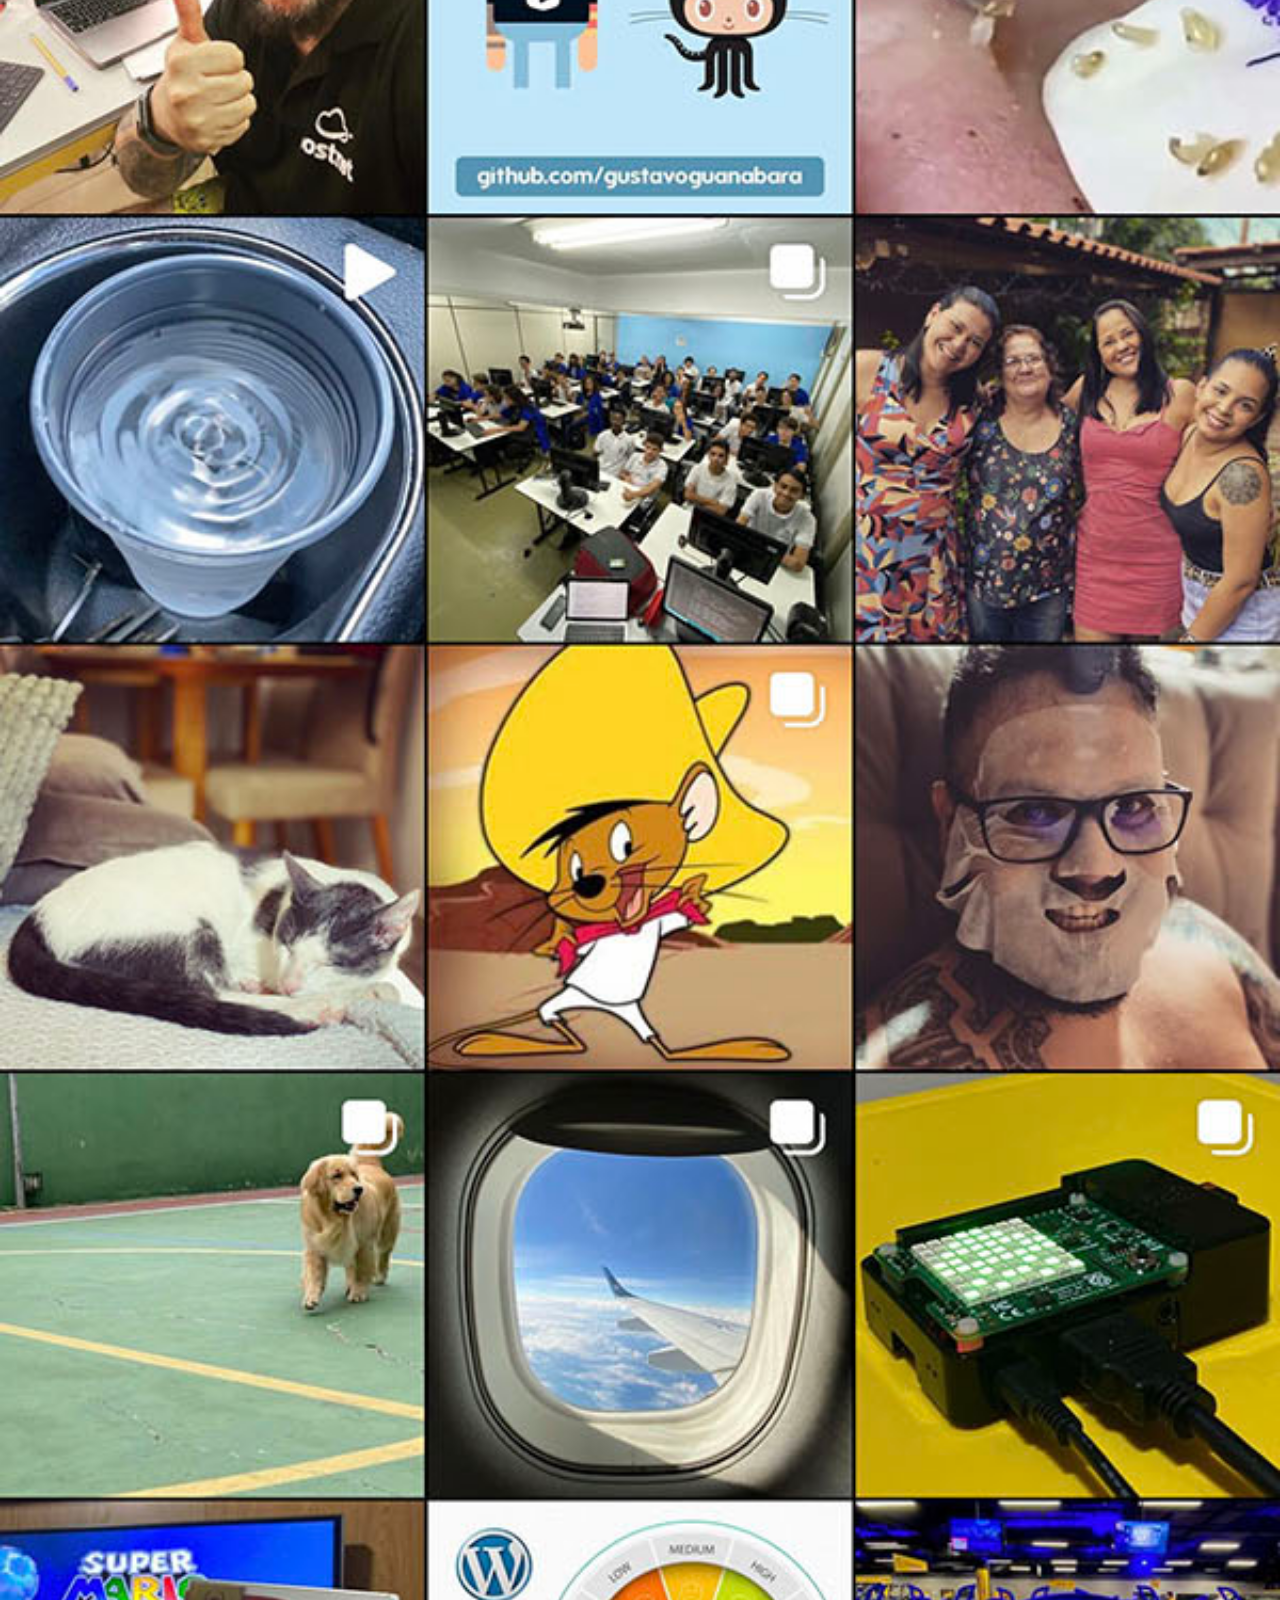
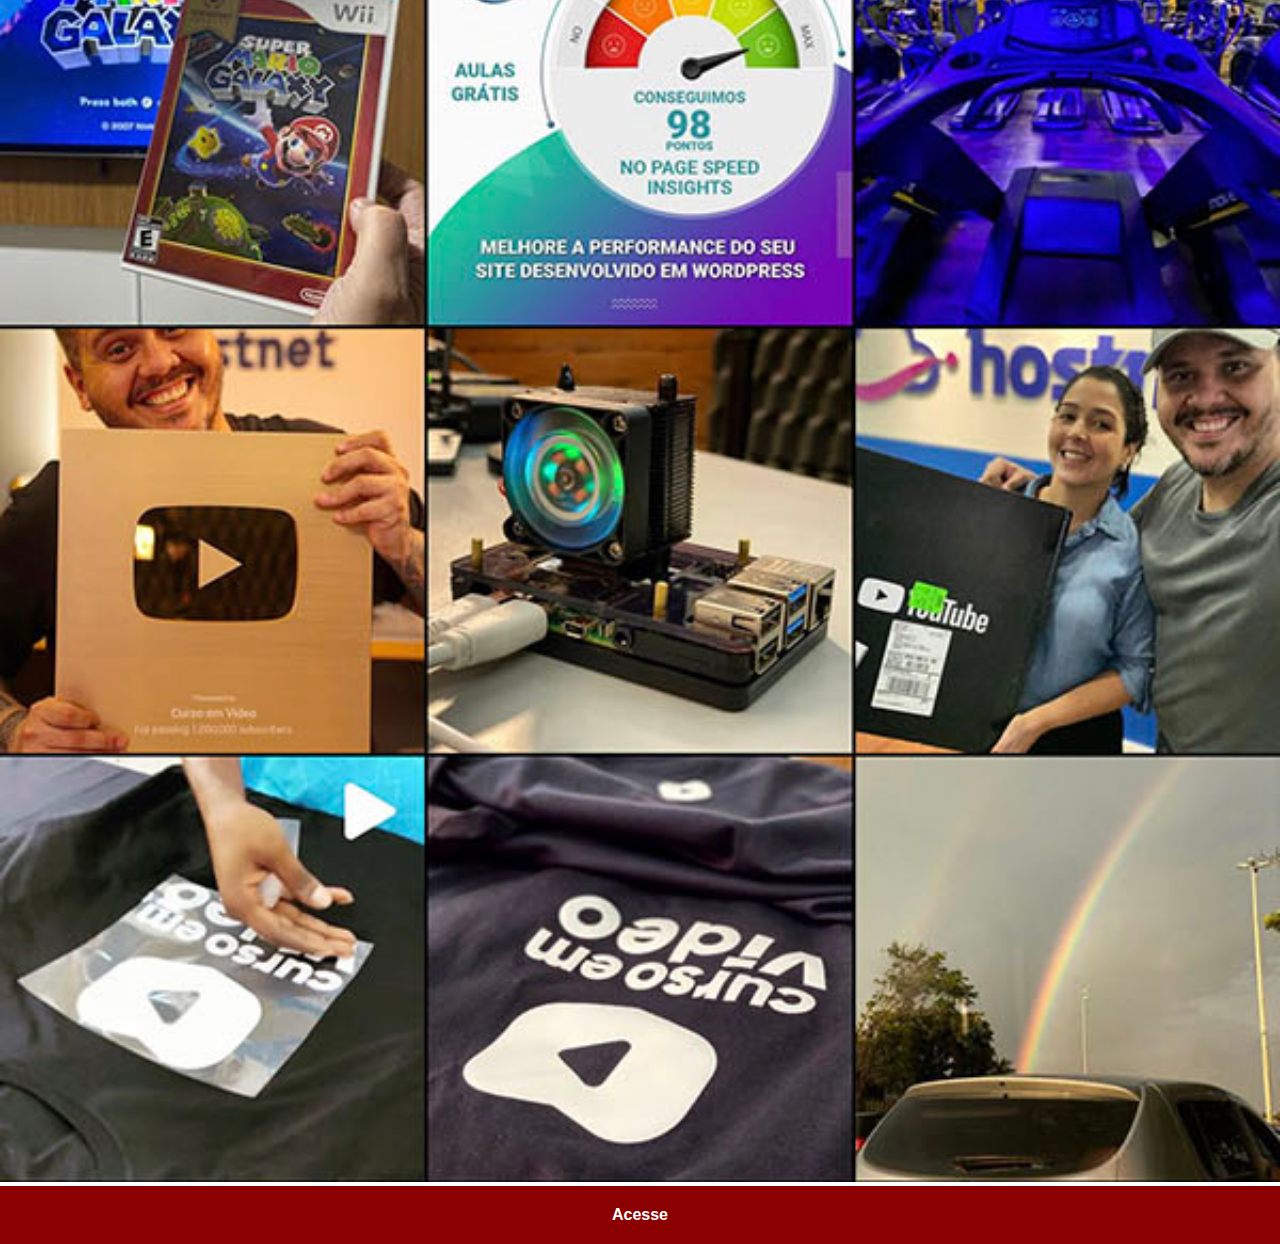
<file: instagram.html>
<!DOCTYPE html>
<html lang="pt-br">
<head>
    <meta charset="UTF-8">
    <meta name="viewport" content="width=device-width, initial-scale=1.0">
    <title>Instagram</title>
    <link rel="stylesheet" href="estilos/social.css">
</head>
<body>
    <img src="imagens/tela-instagram.jpg" alt="Instagram">
    <a href="https://www.instagram.com/gustavoguanabara/" target="_blank">Acesse</a>
</body>
</html>
</file>
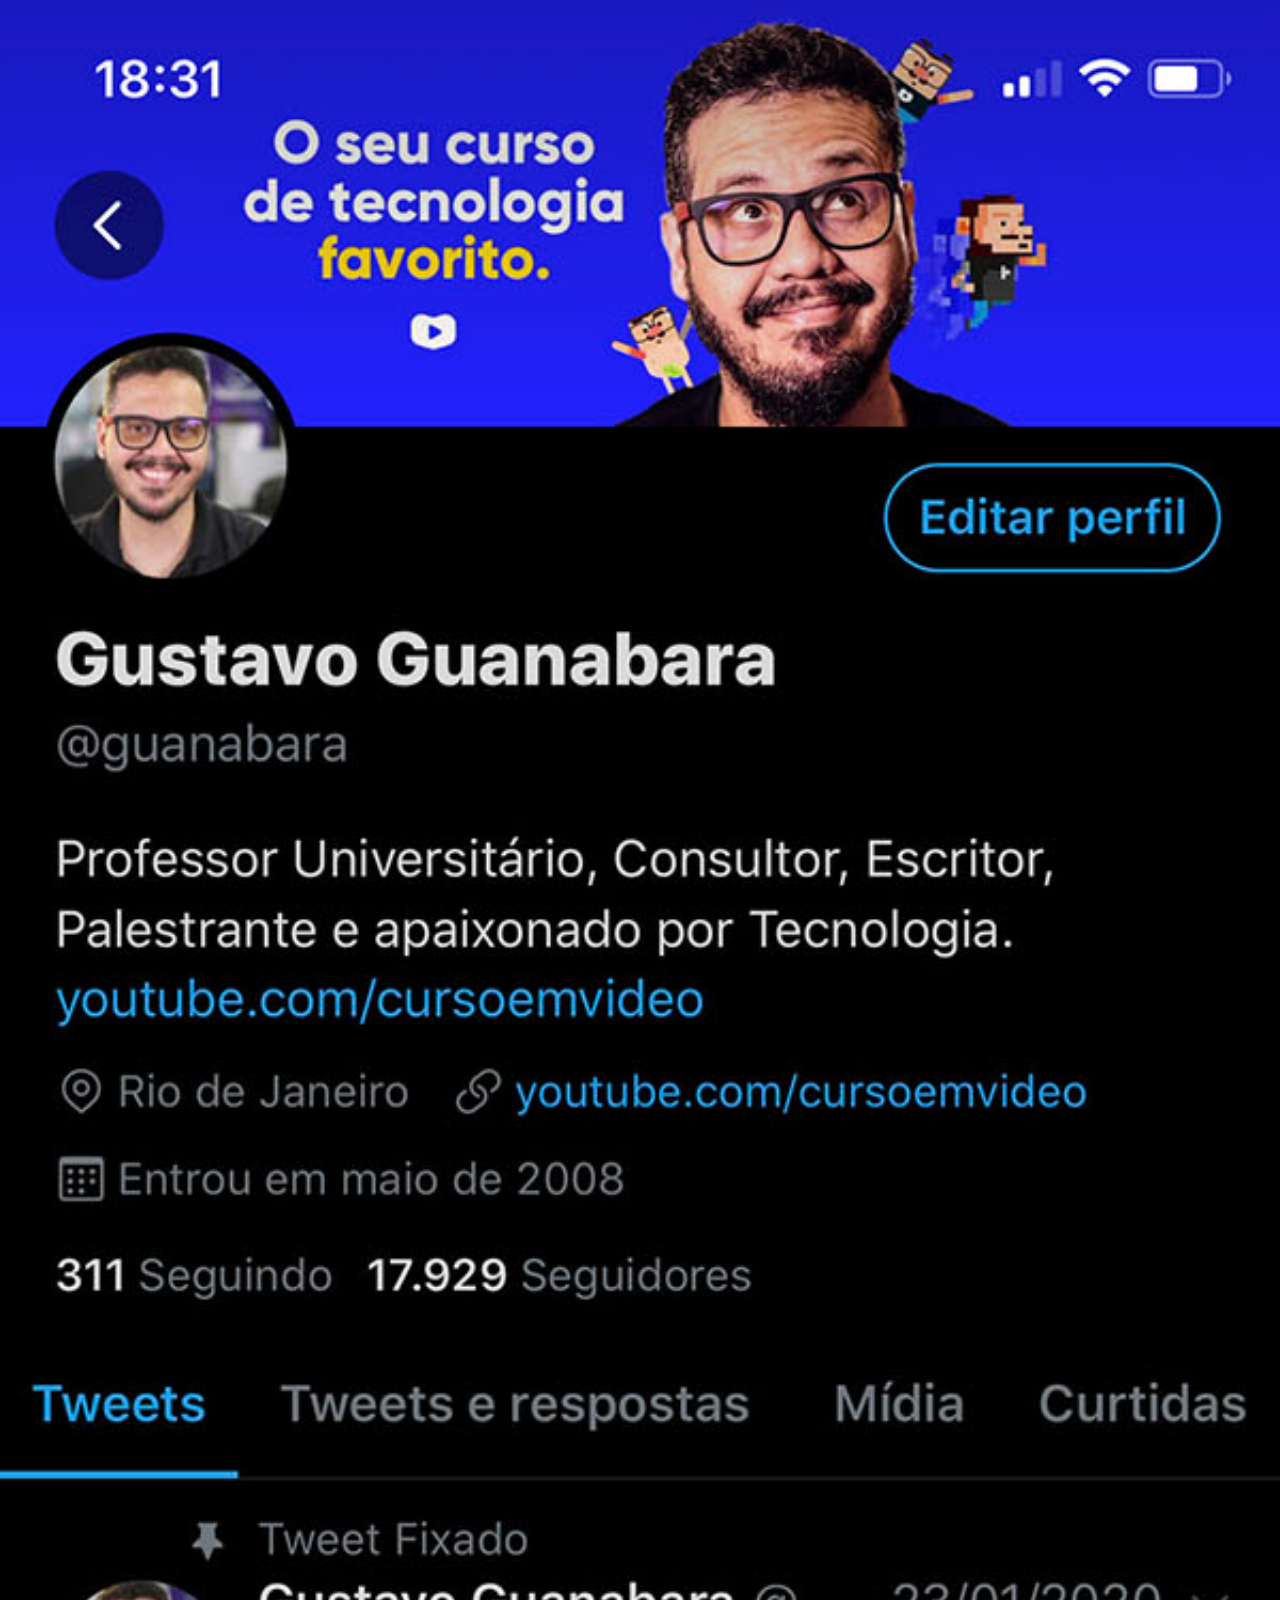
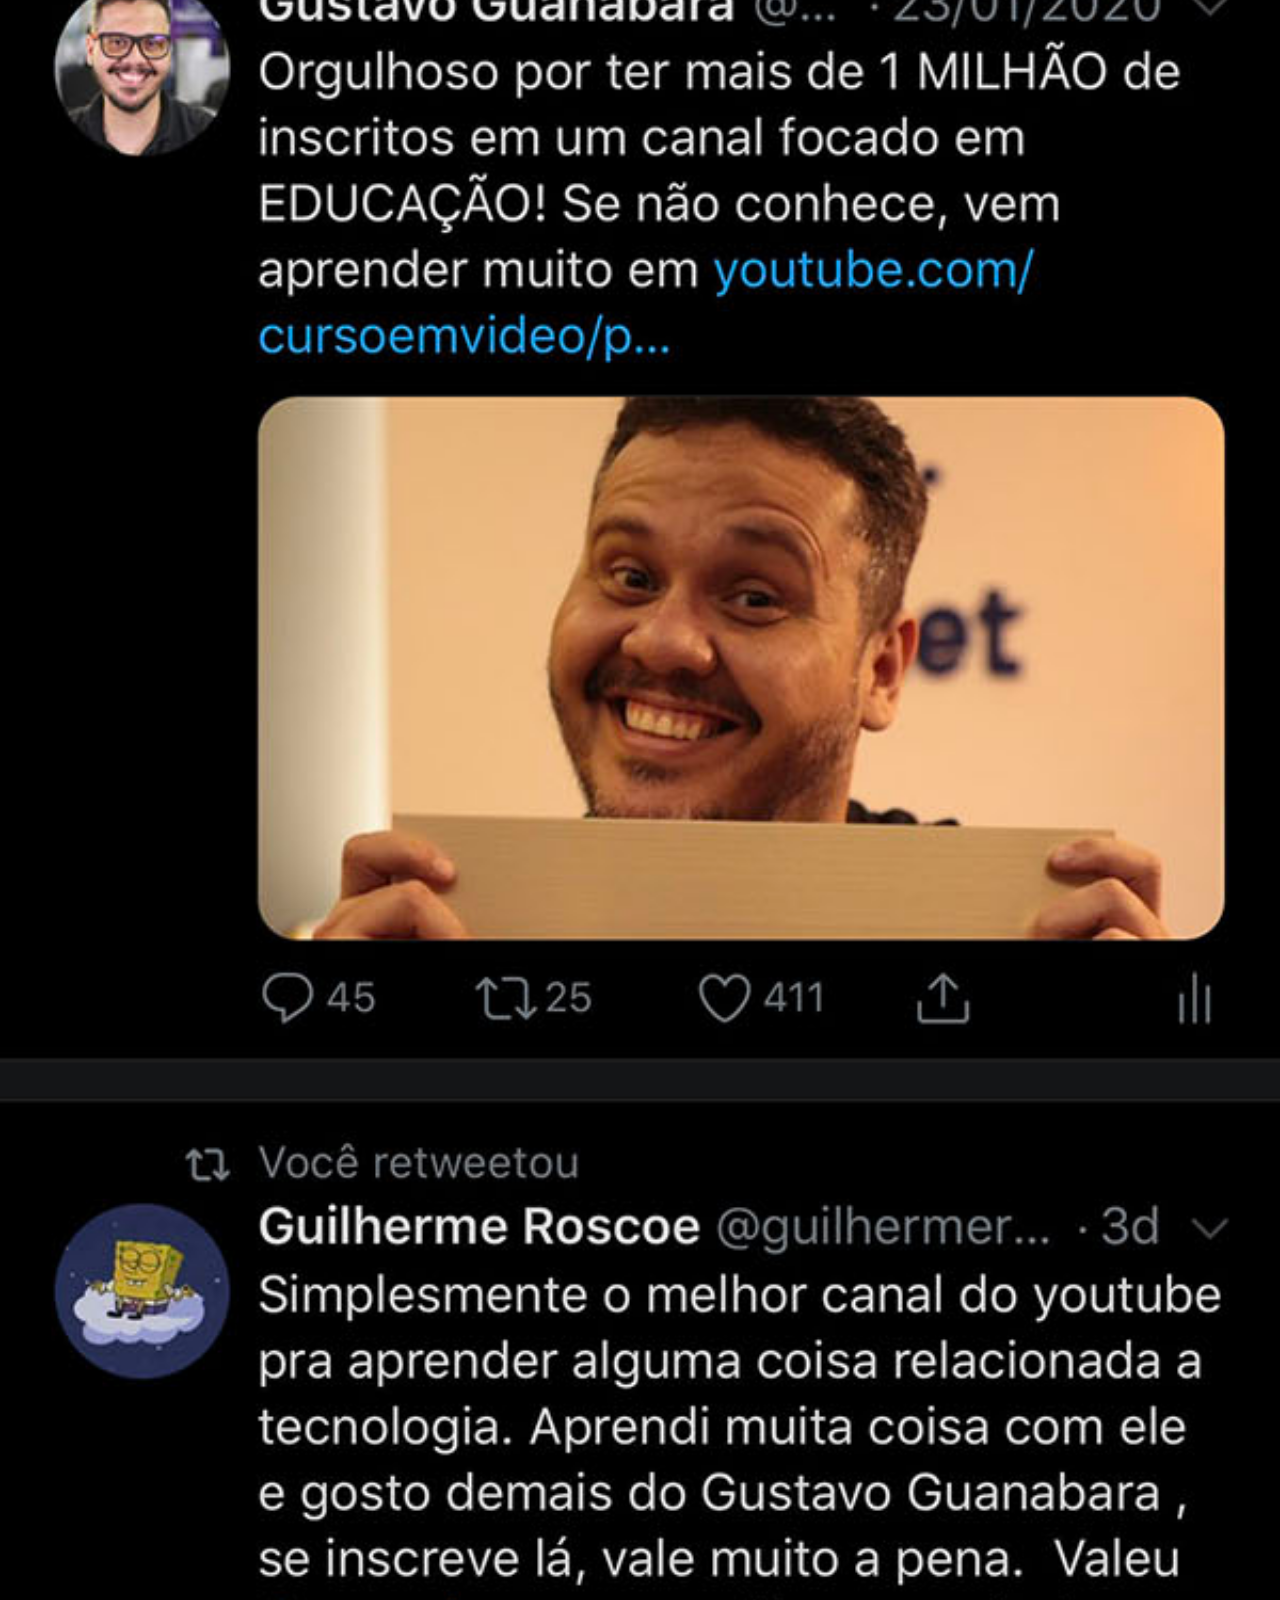
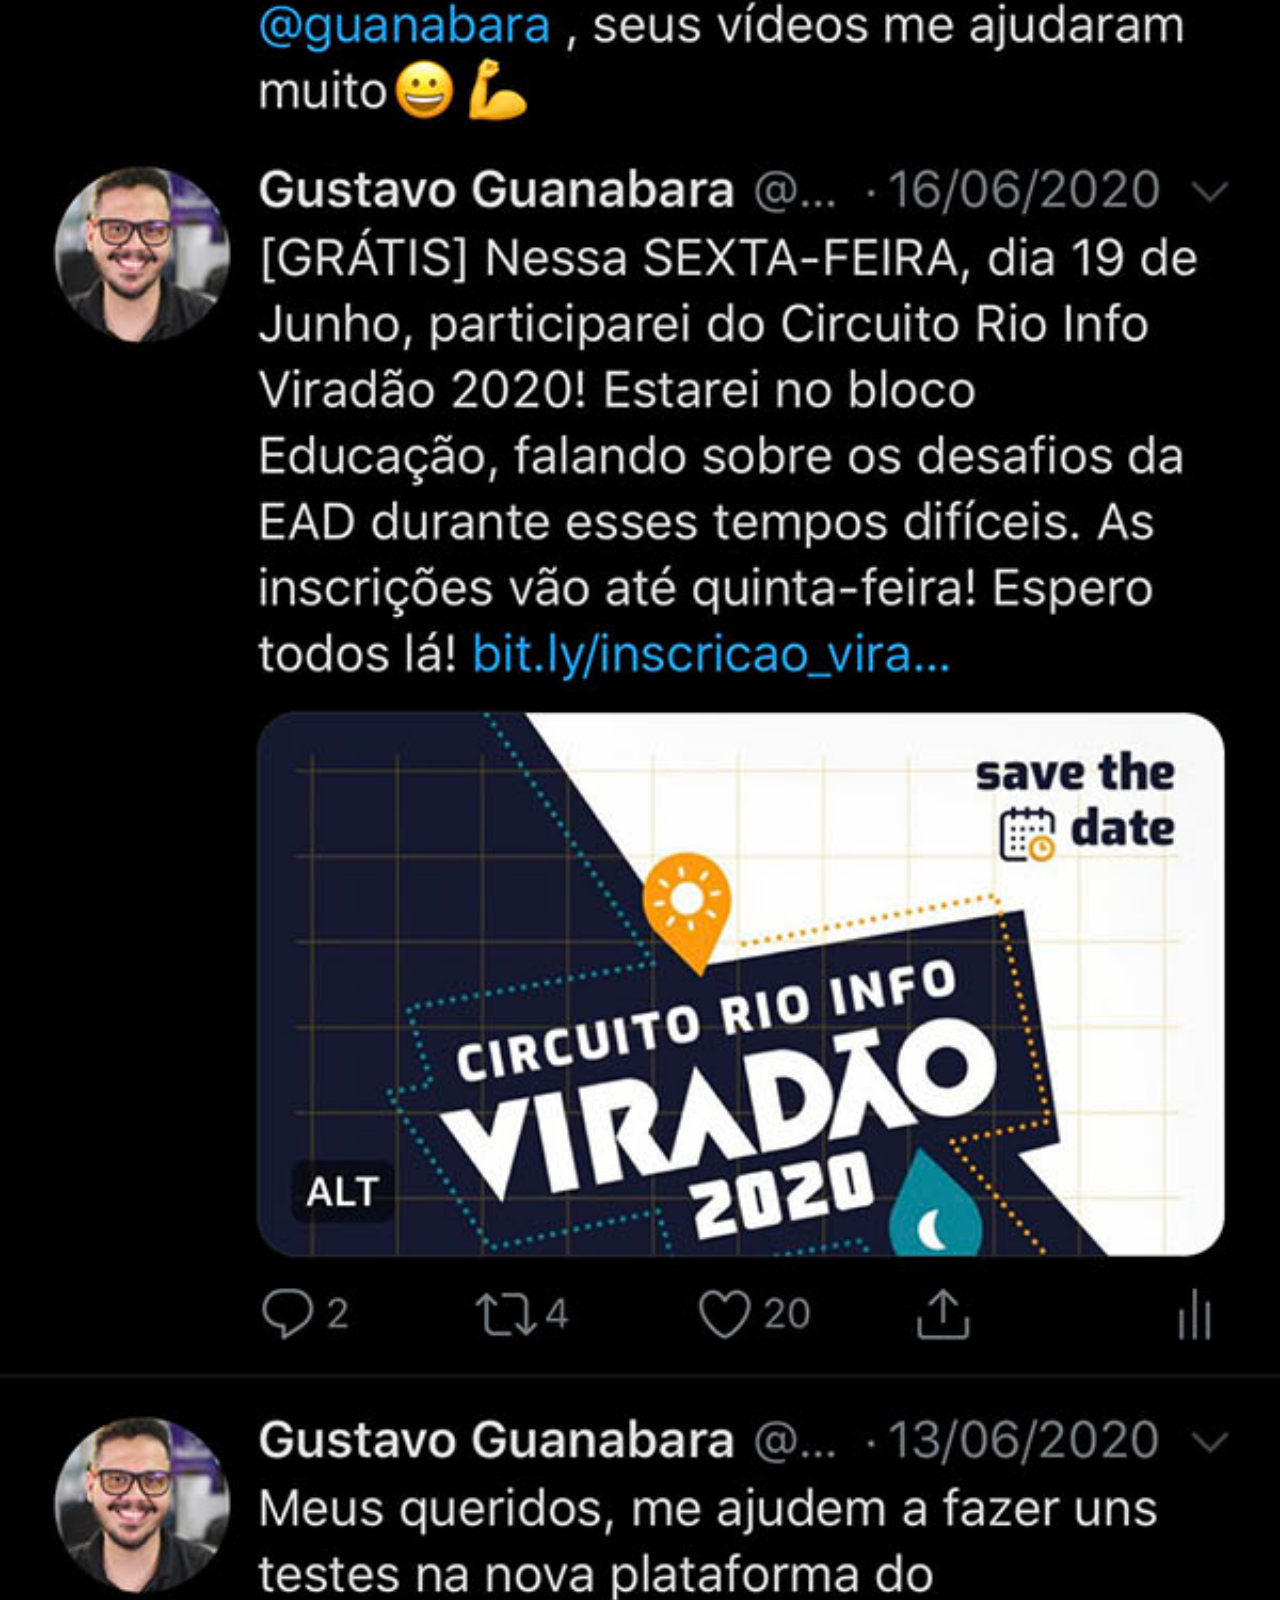
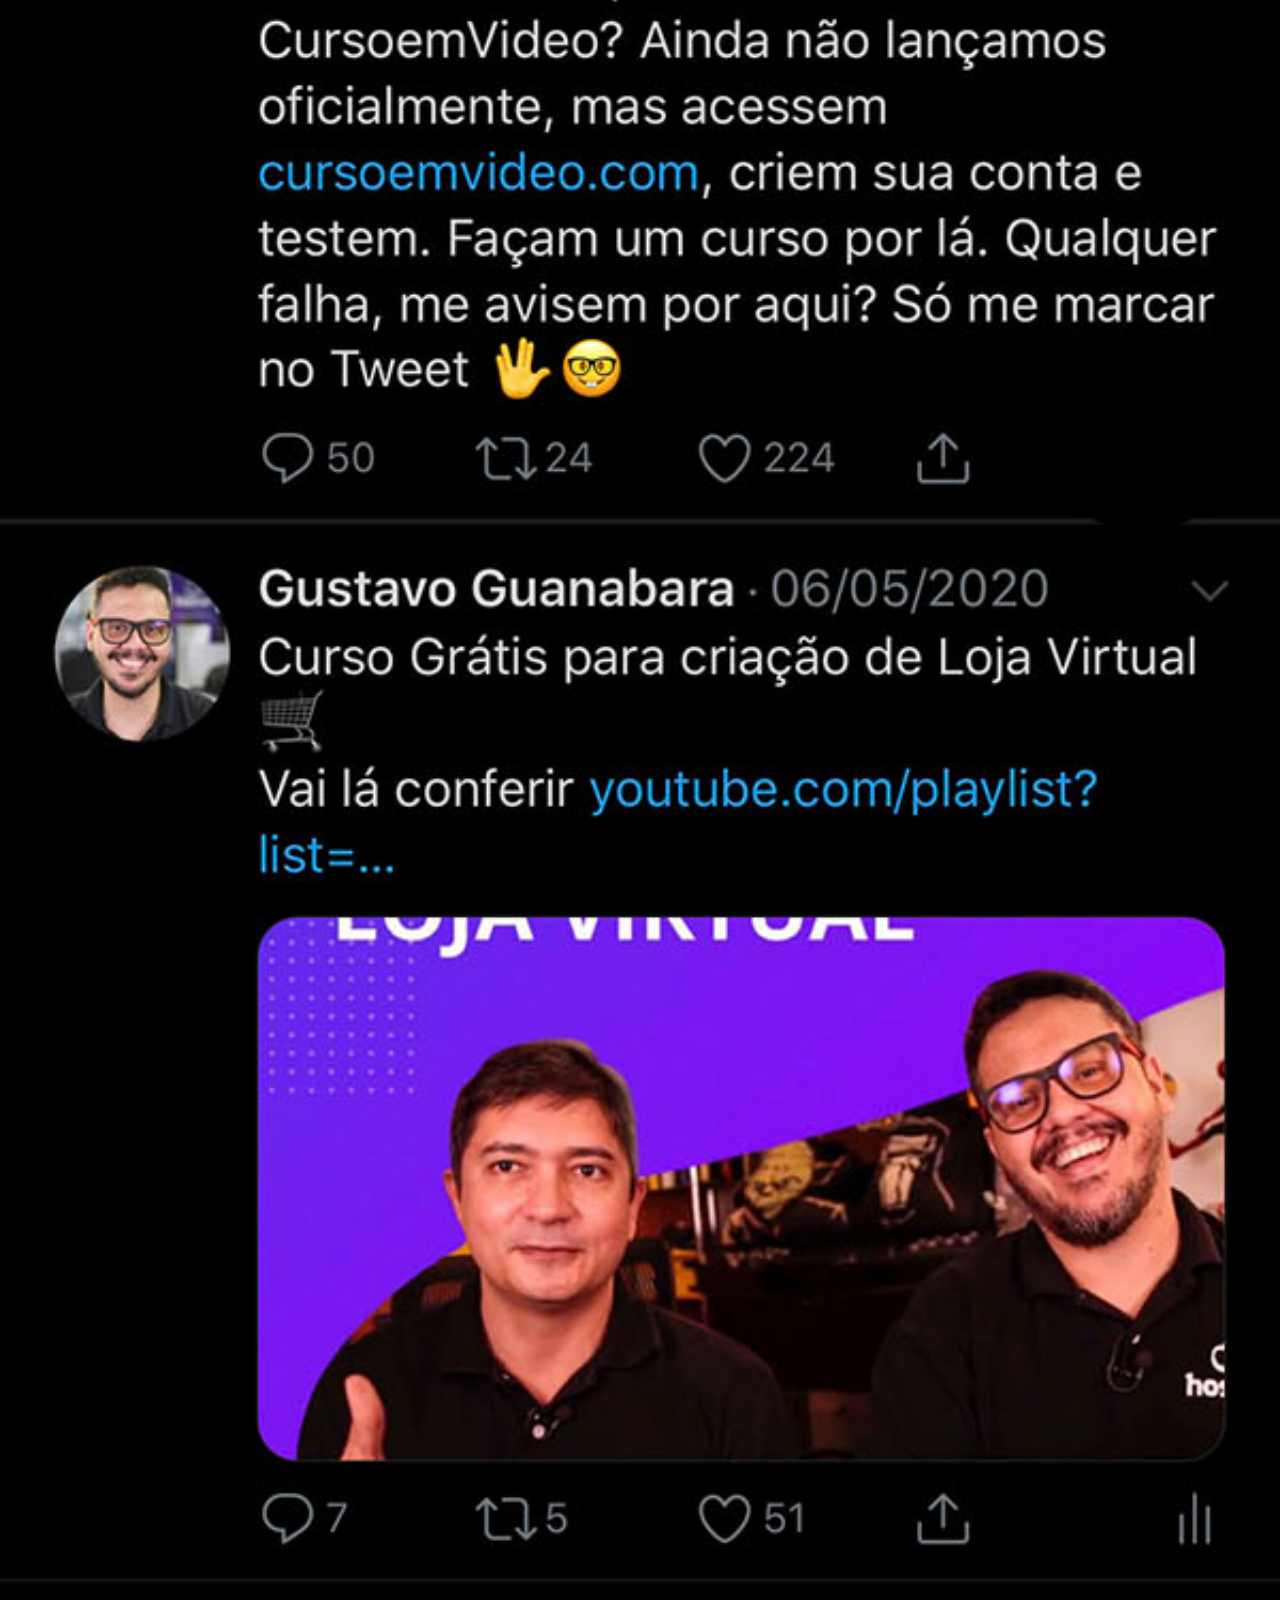
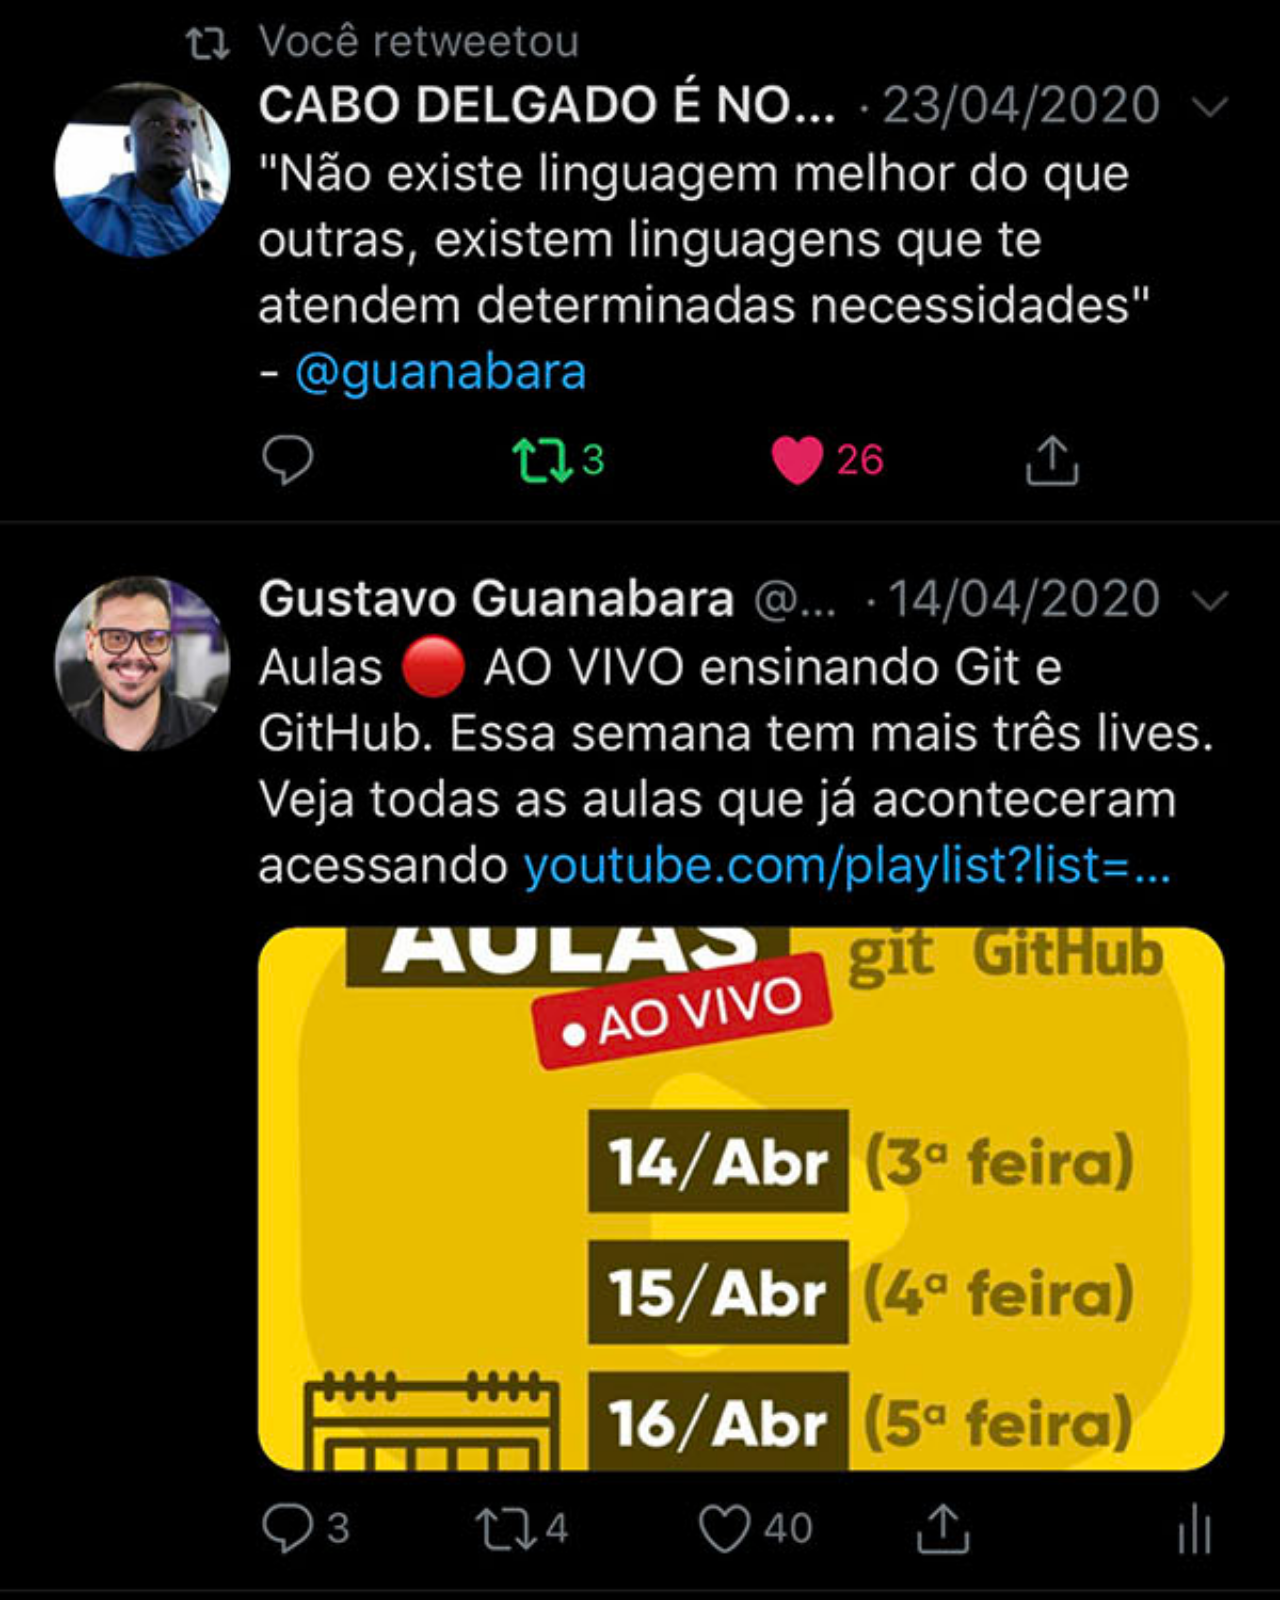
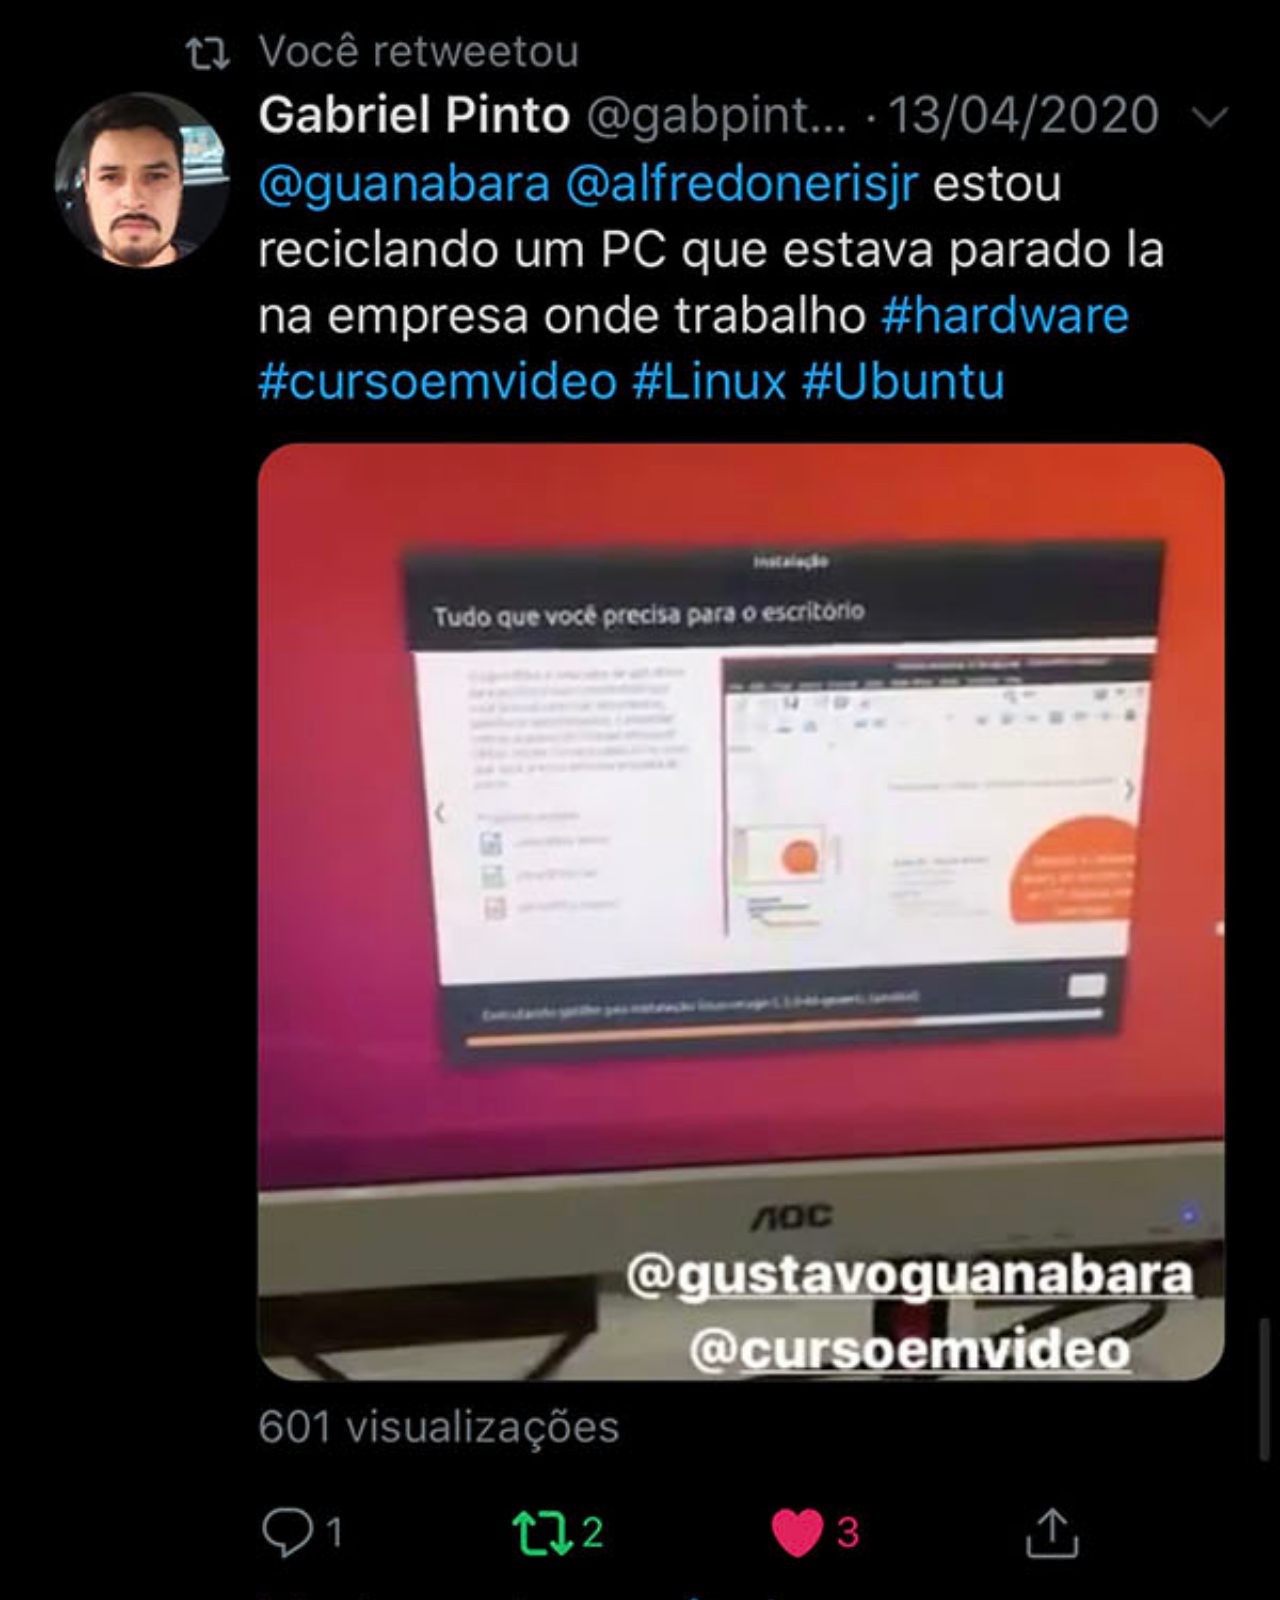
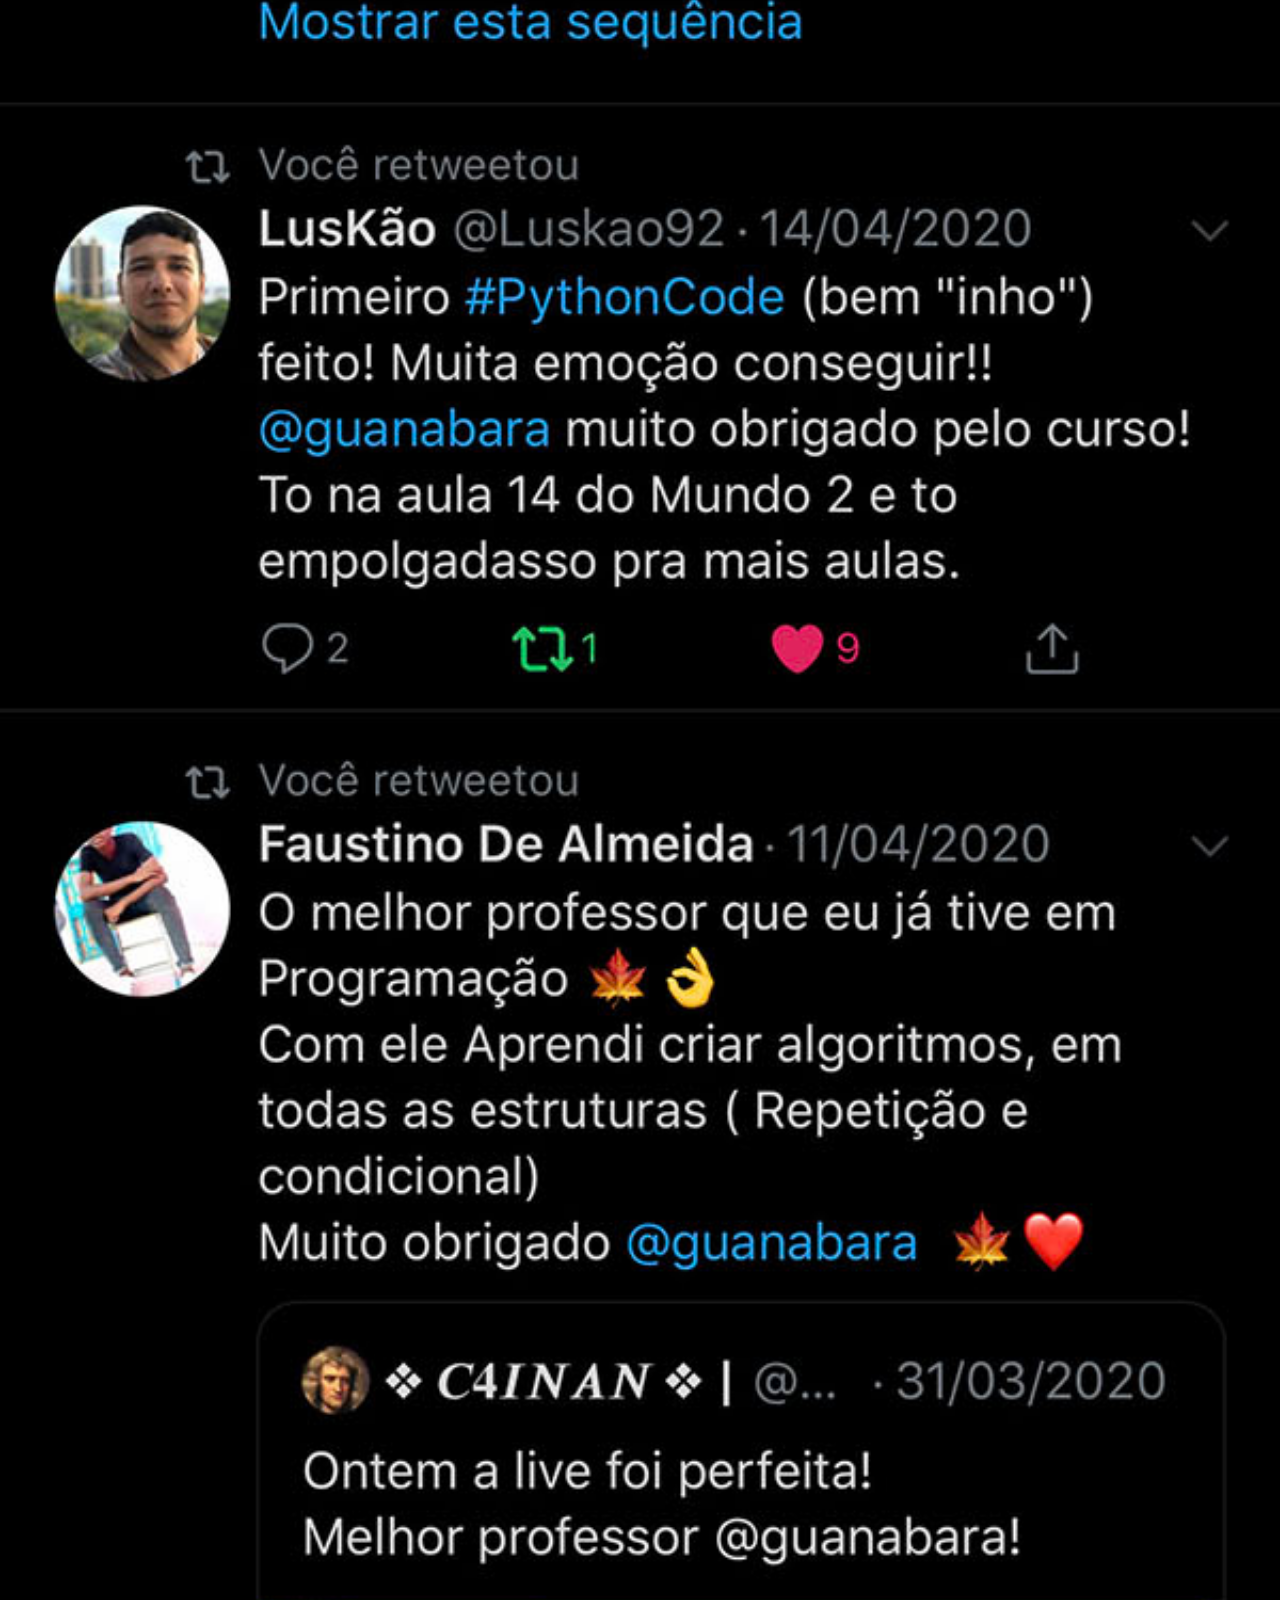
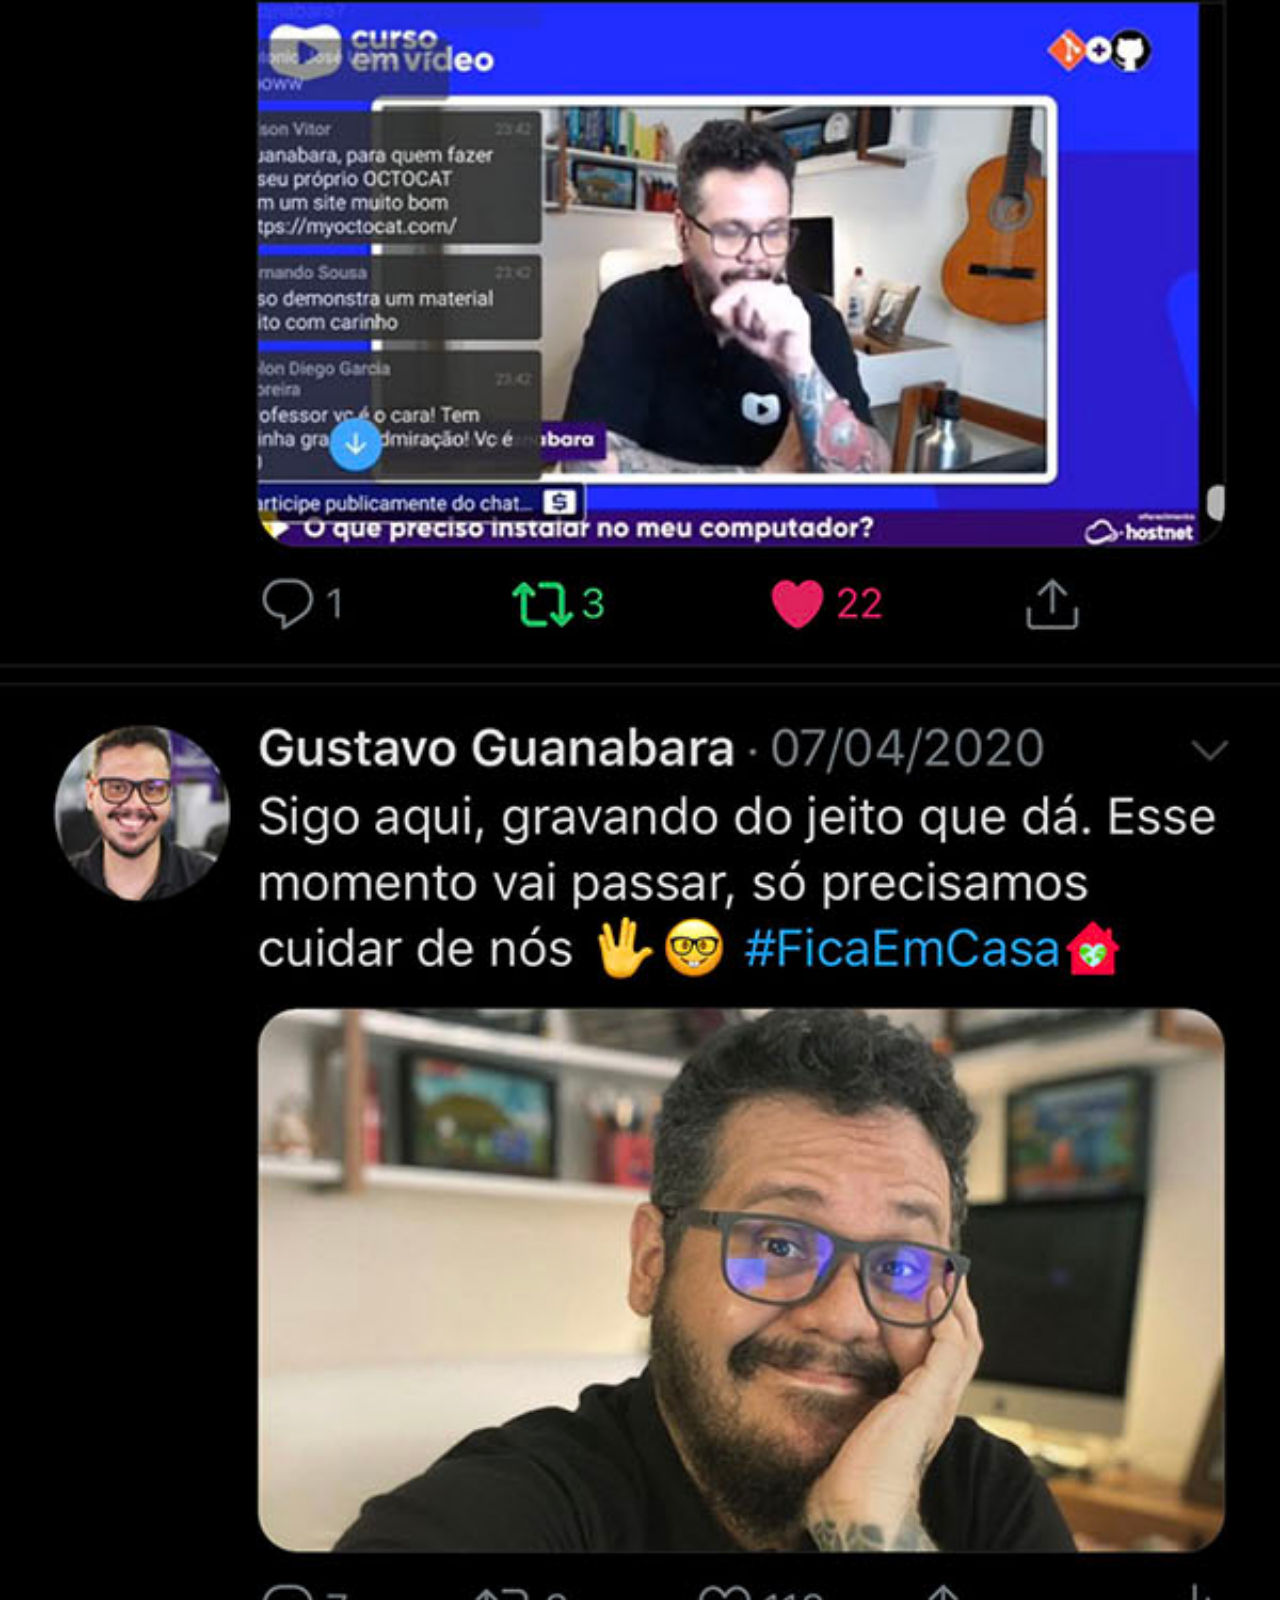
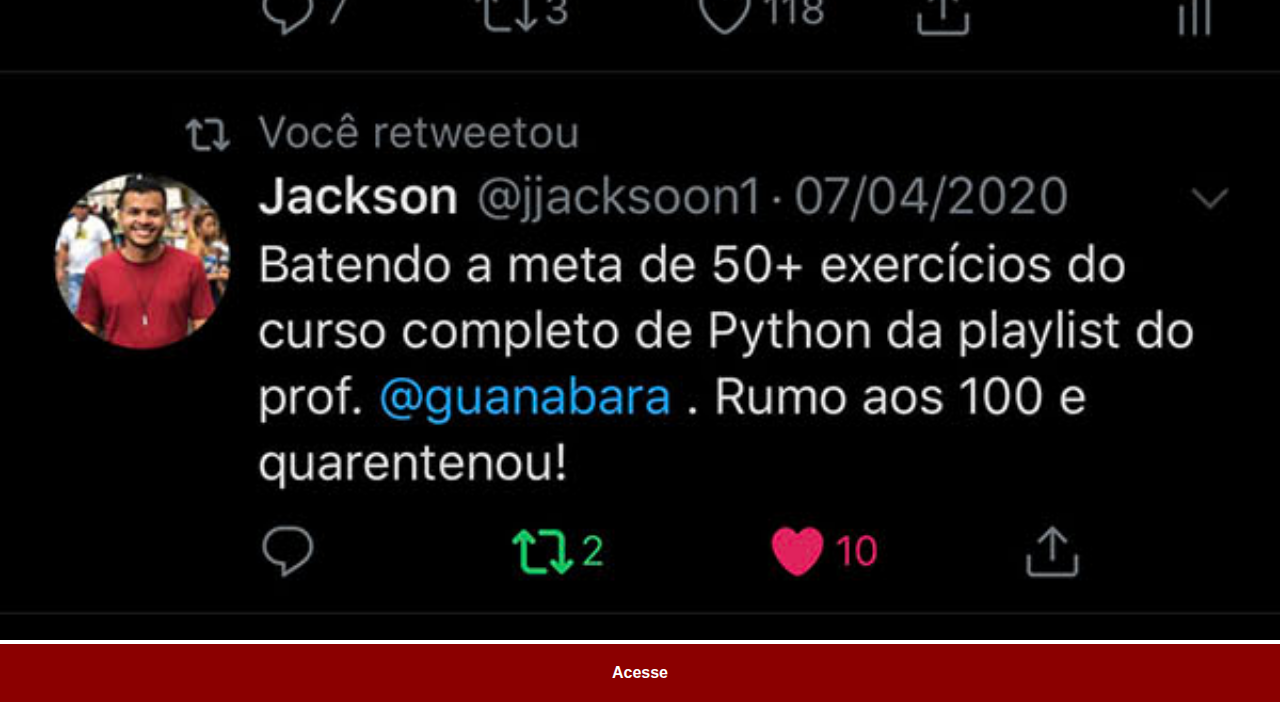
<file: twitter.html>
<!DOCTYPE html>
<html lang="pt-br">
<head>
    <meta charset="UTF-8">
    <meta name="viewport" content="width=device-width, initial-scale=1.0">
    <title>Twitter</title>
    <link rel="stylesheet" href="estilos/social.css">
</head>
<body>
    <img src="imagens/tela-twitter.jpg" alt="Twitter">
    <a href="#" target="_blank">Acesse</a>
</body>
</html>
</file>
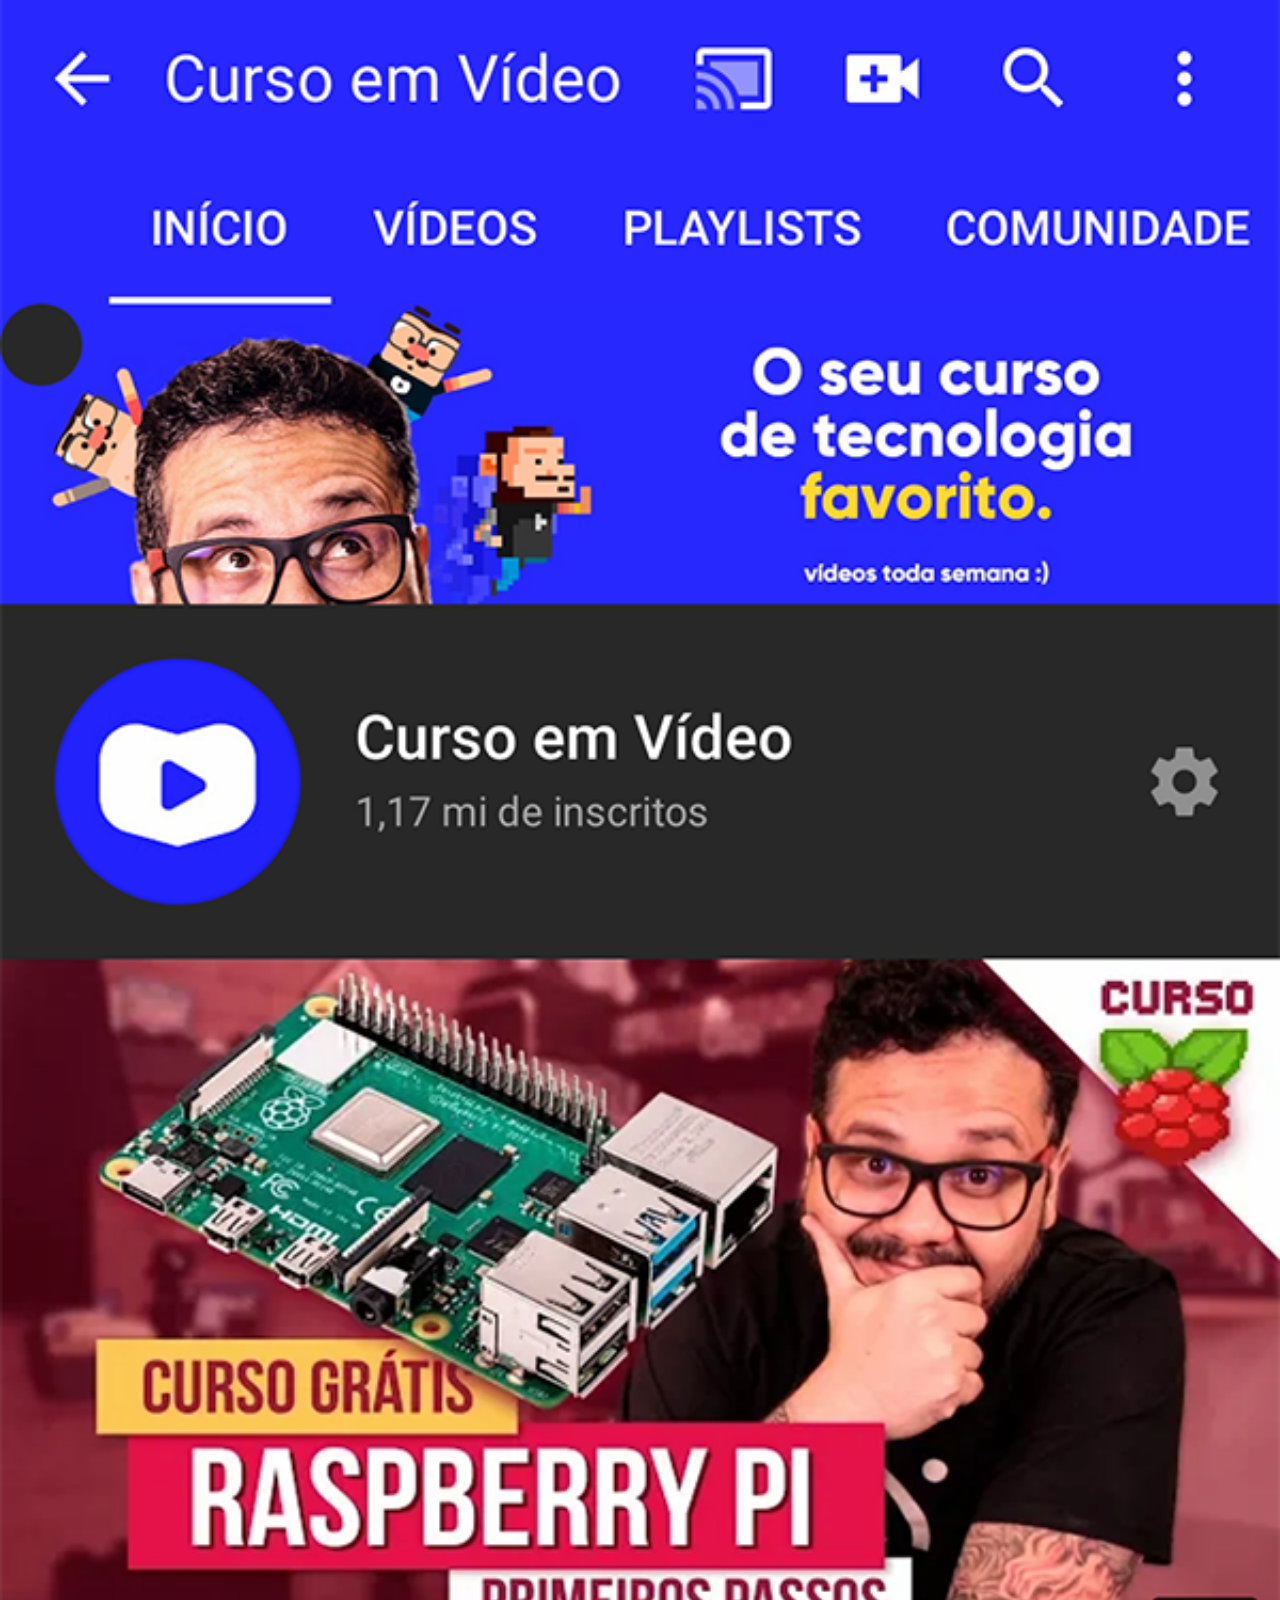
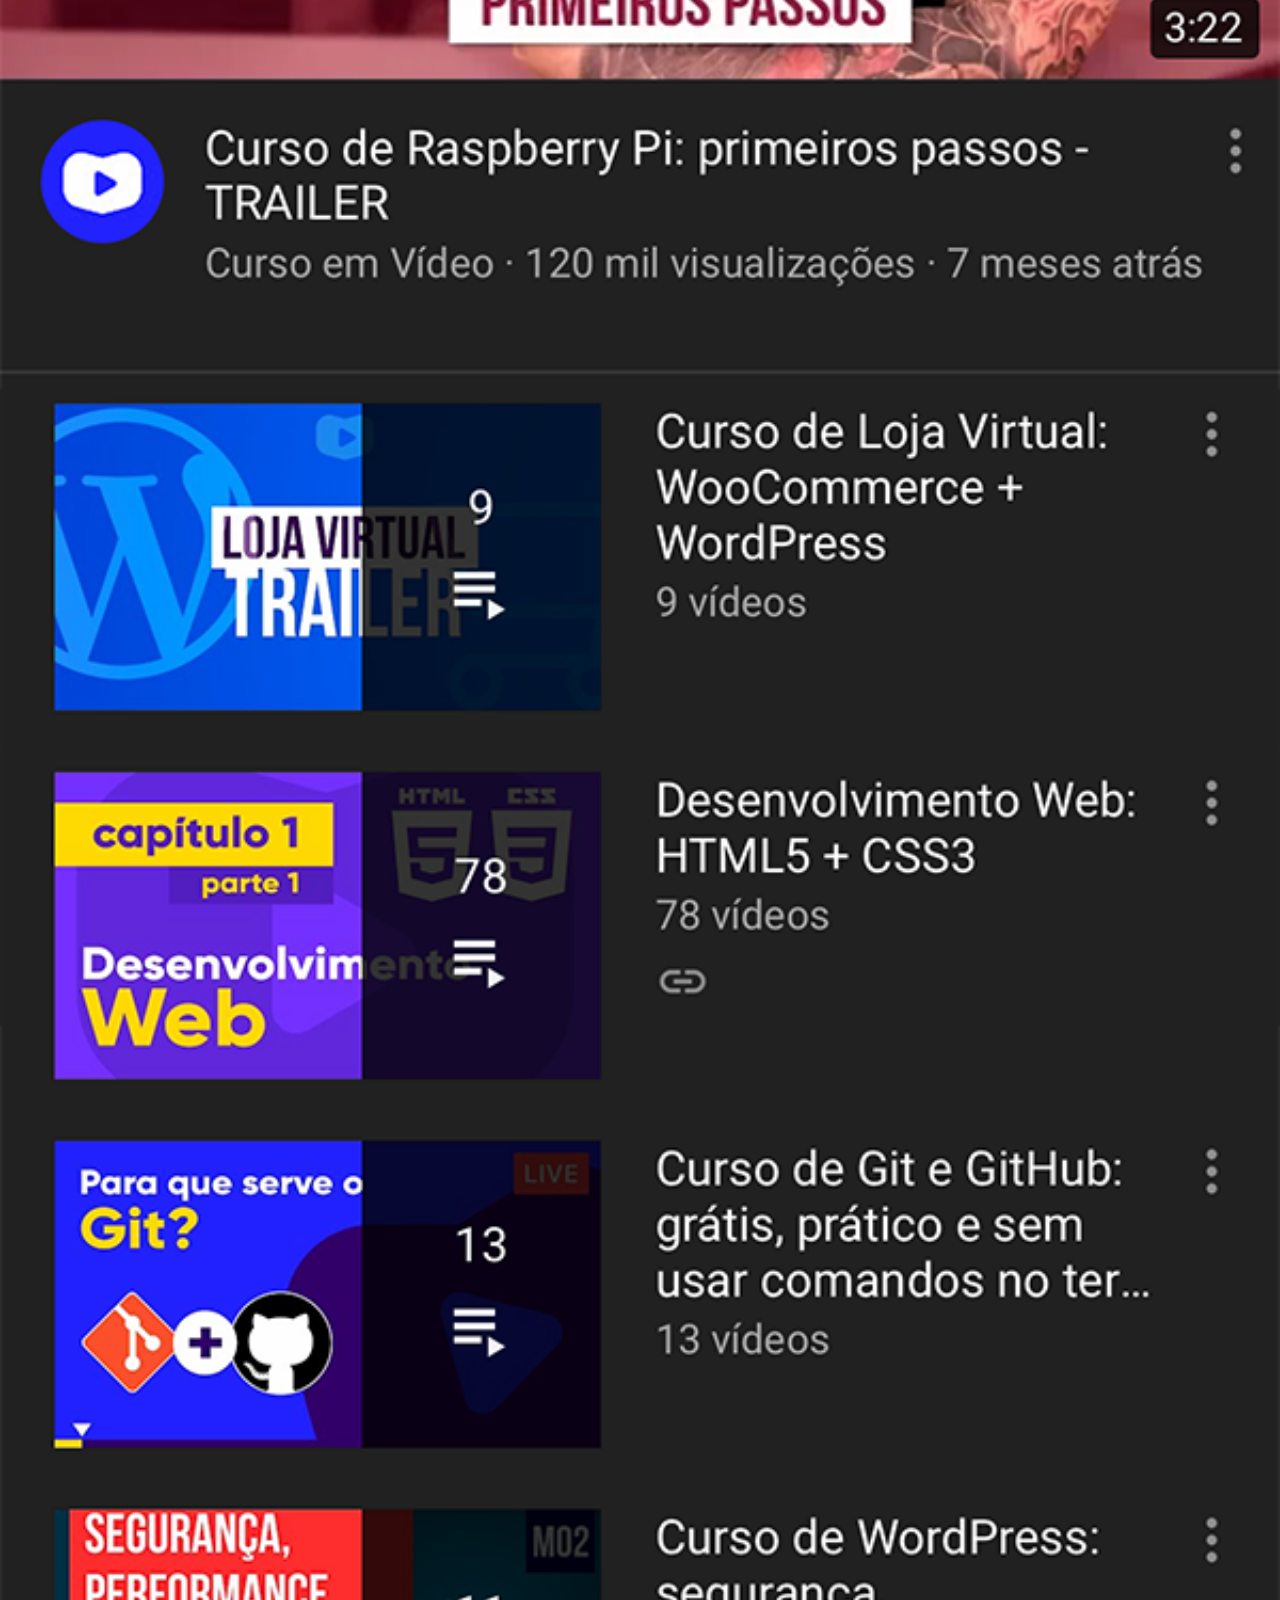
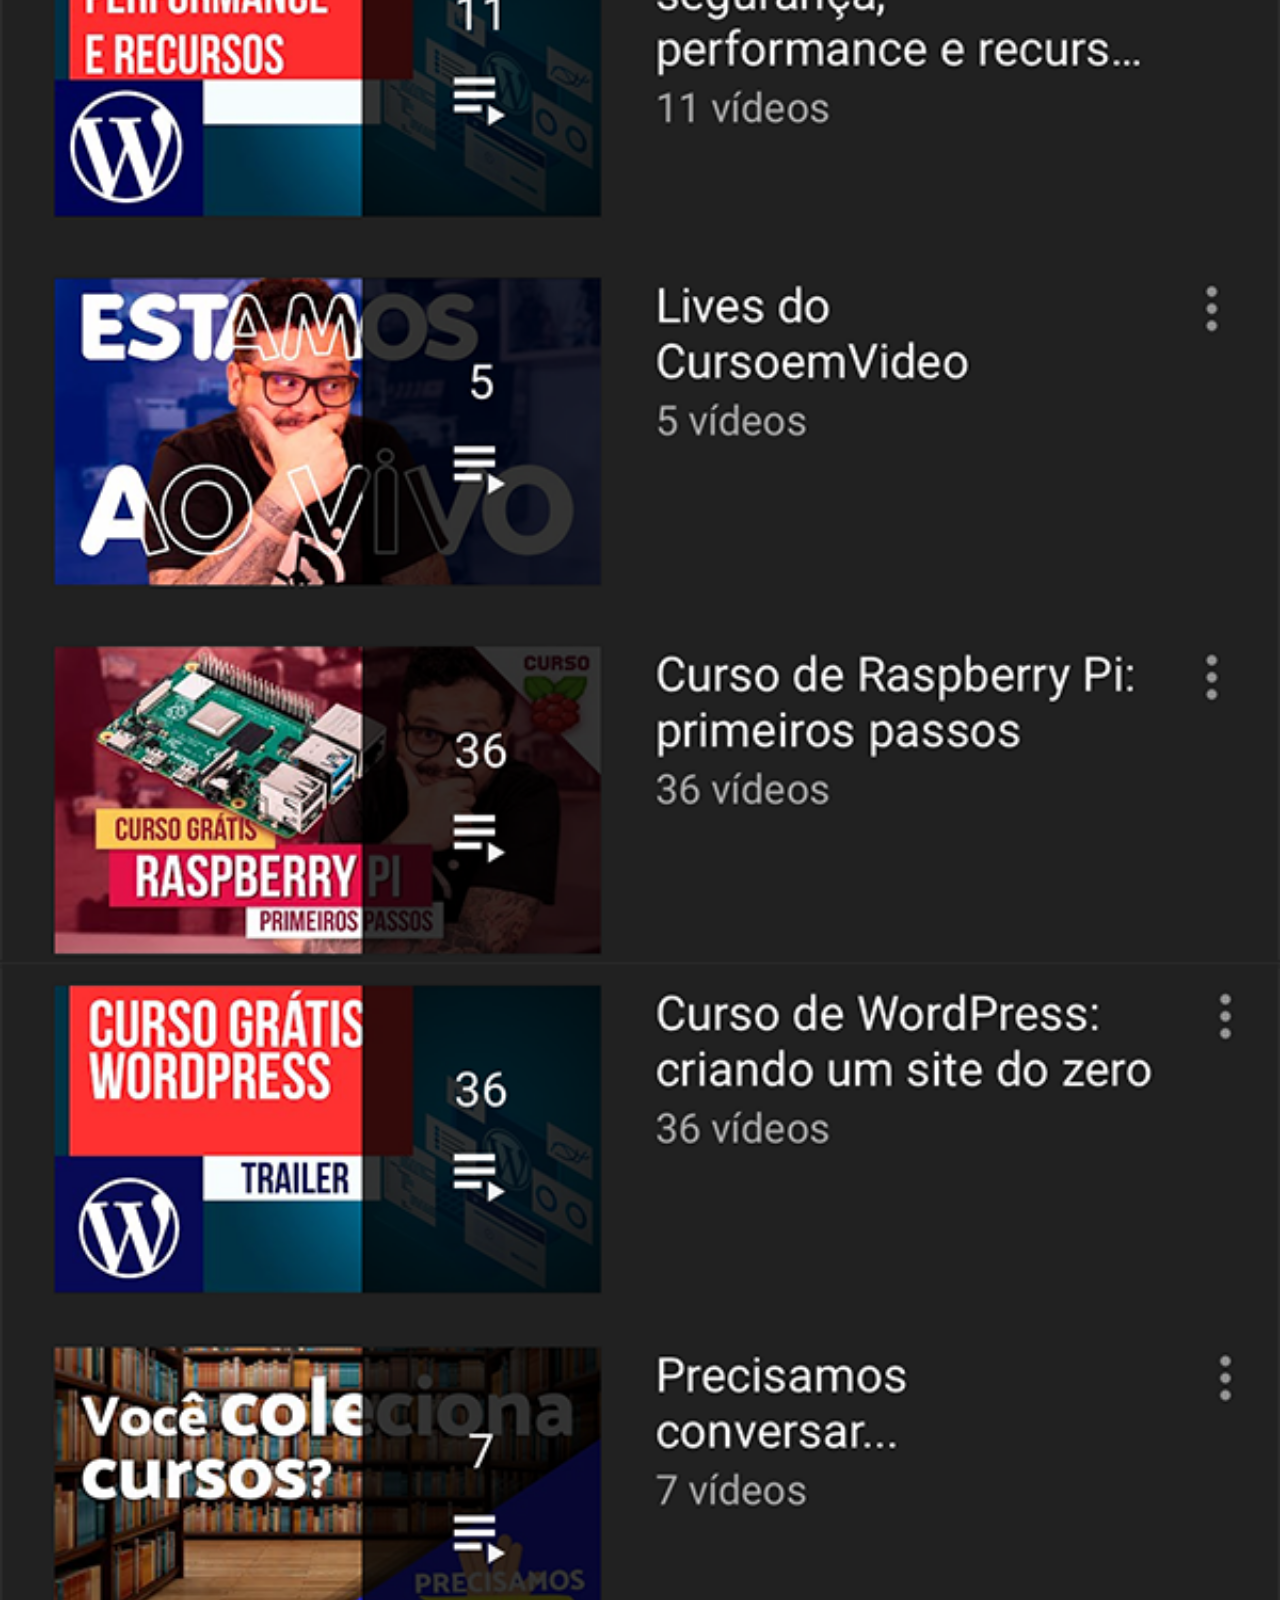
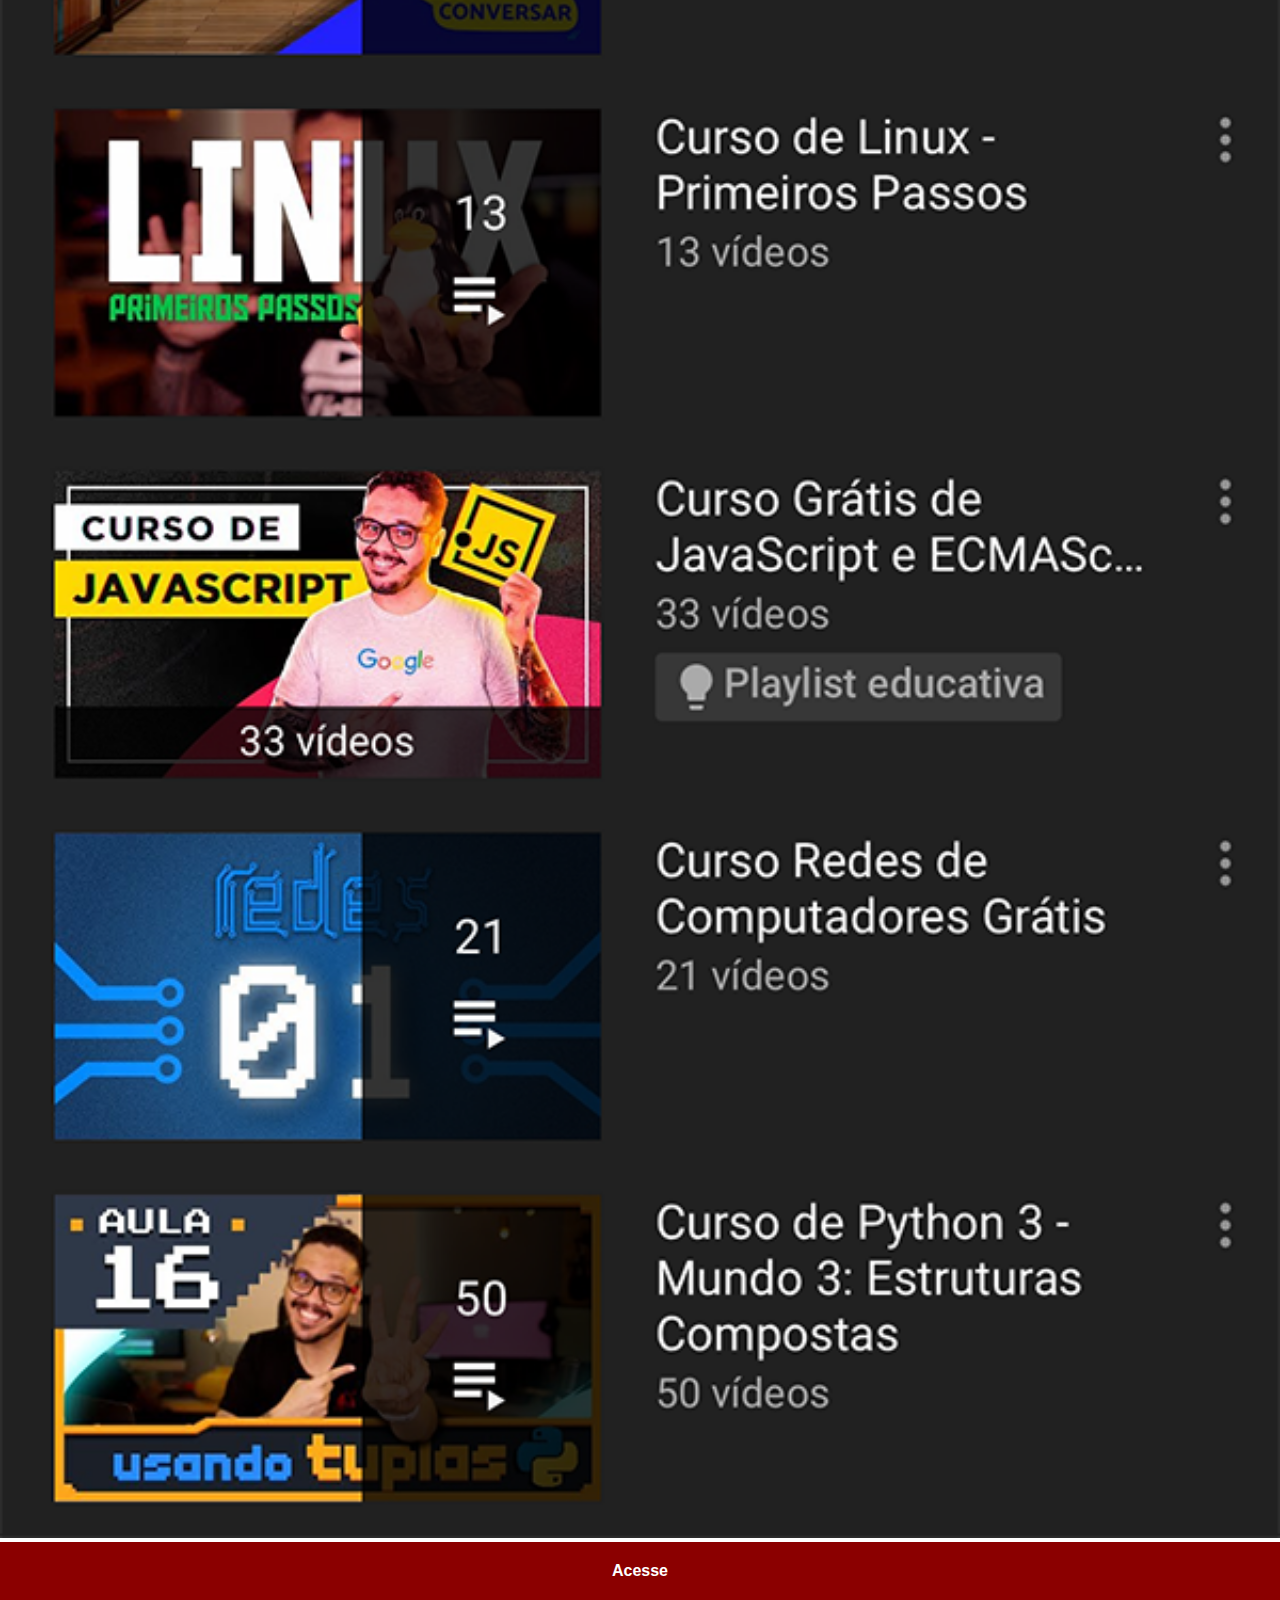
<file: youtube.html>
<!DOCTYPE html>
<html lang="pt-br">
<head>
    <meta charset="UTF-8">
    <meta name="viewport" content="width=device-width, initial-scale=1.0">
    <title>Youtube</title>
    <link rel="stylesheet" href="estilos/social.css"> <!-- Faça isso para não precisar fazer um css local em todo html das redes -->
</head>
<body>
    <img src="imagens/tela-youtube.png" alt="Youtube">
    <a href="https://www.youtube.com/c/CursoemV%C3%ADdeo/playlists" target="_blank">Acesse</a>
</body>
</html>
</file>
<file: estilos/style.css>
@charset "UTF-8";

* {
    margin: 0;
    padding: 0;
    box-sizing: border-box;
    font-family: Arial, Helvetica, sans-serif;
}

html, body {
    height: 100vh;
    width: 100vw;
}

body {
    background: url(/imagens/fundo-madeira.jpg);
    background-repeat: no-repeat top center; /* Centralizando */
    background-size: cover; /* Cobre a tela toda */
    background-attachment: fixed;
}

main {
    height: 100vh;
    position: relative;
}

#telefone {
    height: 625px;
    width: 310px;
    background: url(/imagens/frame-iphone.png);
    background-repeat: no-repeat;

    position: absolute; /* Consigo posicionar para centralizar */
    top: 50%;
    left: 50%;
    transform: translate(-50%, -50%); /* Corrigindo a centralização "errada" */
}

#tela {
    position: relative;
    top: 12%;
    left: 7%;
    height: 478px;
    width: 269px;
}

#redes-sociais {
    text-align: right; /* Colocando os botões na direita */
}

#redes-sociais > a > img {
    width: 50px; /* Diminuindo o tamanho */
    margin: 10px;
    border-radius: 50%; /* Formando o círculo */
    box-shadow: 2px 2px 5px rgba(0, 0, 0, 0.4);
}

#redes-sociais > a > img:hover {
    border: 2px solid rgba(255, 255, 255, 0.612);
    transform: translate(-3px, -3px); /* Valores negativos para ir para a esquerda e para cima */
    box-shadow: 5px 5px 10px rgba(0, 0, 0, 0.404);
    transition: transform 0.3s, border 1s; /* Suavizando / Falando em quanto tempo a borda aparece */
}
</file>
<file: estilos/social.css>
@charset "UTF-8";

* {
    margin: 0px;
    padding: 0px;
    font-family: Arial, Helvetica, sans-serif;
}

::-webkit-scrollbar { /* Escondendo a barra de rolagem */
    width: 0px;
    height: 0px;
}

img {
    width: 100vw; /* Colocamos essa largura para, quando ser carregada no iphone, cobrir a tela toda */
}

a {
    display: block; /* Colocando o Acesse em baixo */
    background-color: darkred;
    padding: 20px;
    text-align: center;
    font-weight: bolder;
    text-decoration: none;
    color: white;
}

a:hover {
    background-color: red;
}
</file>
